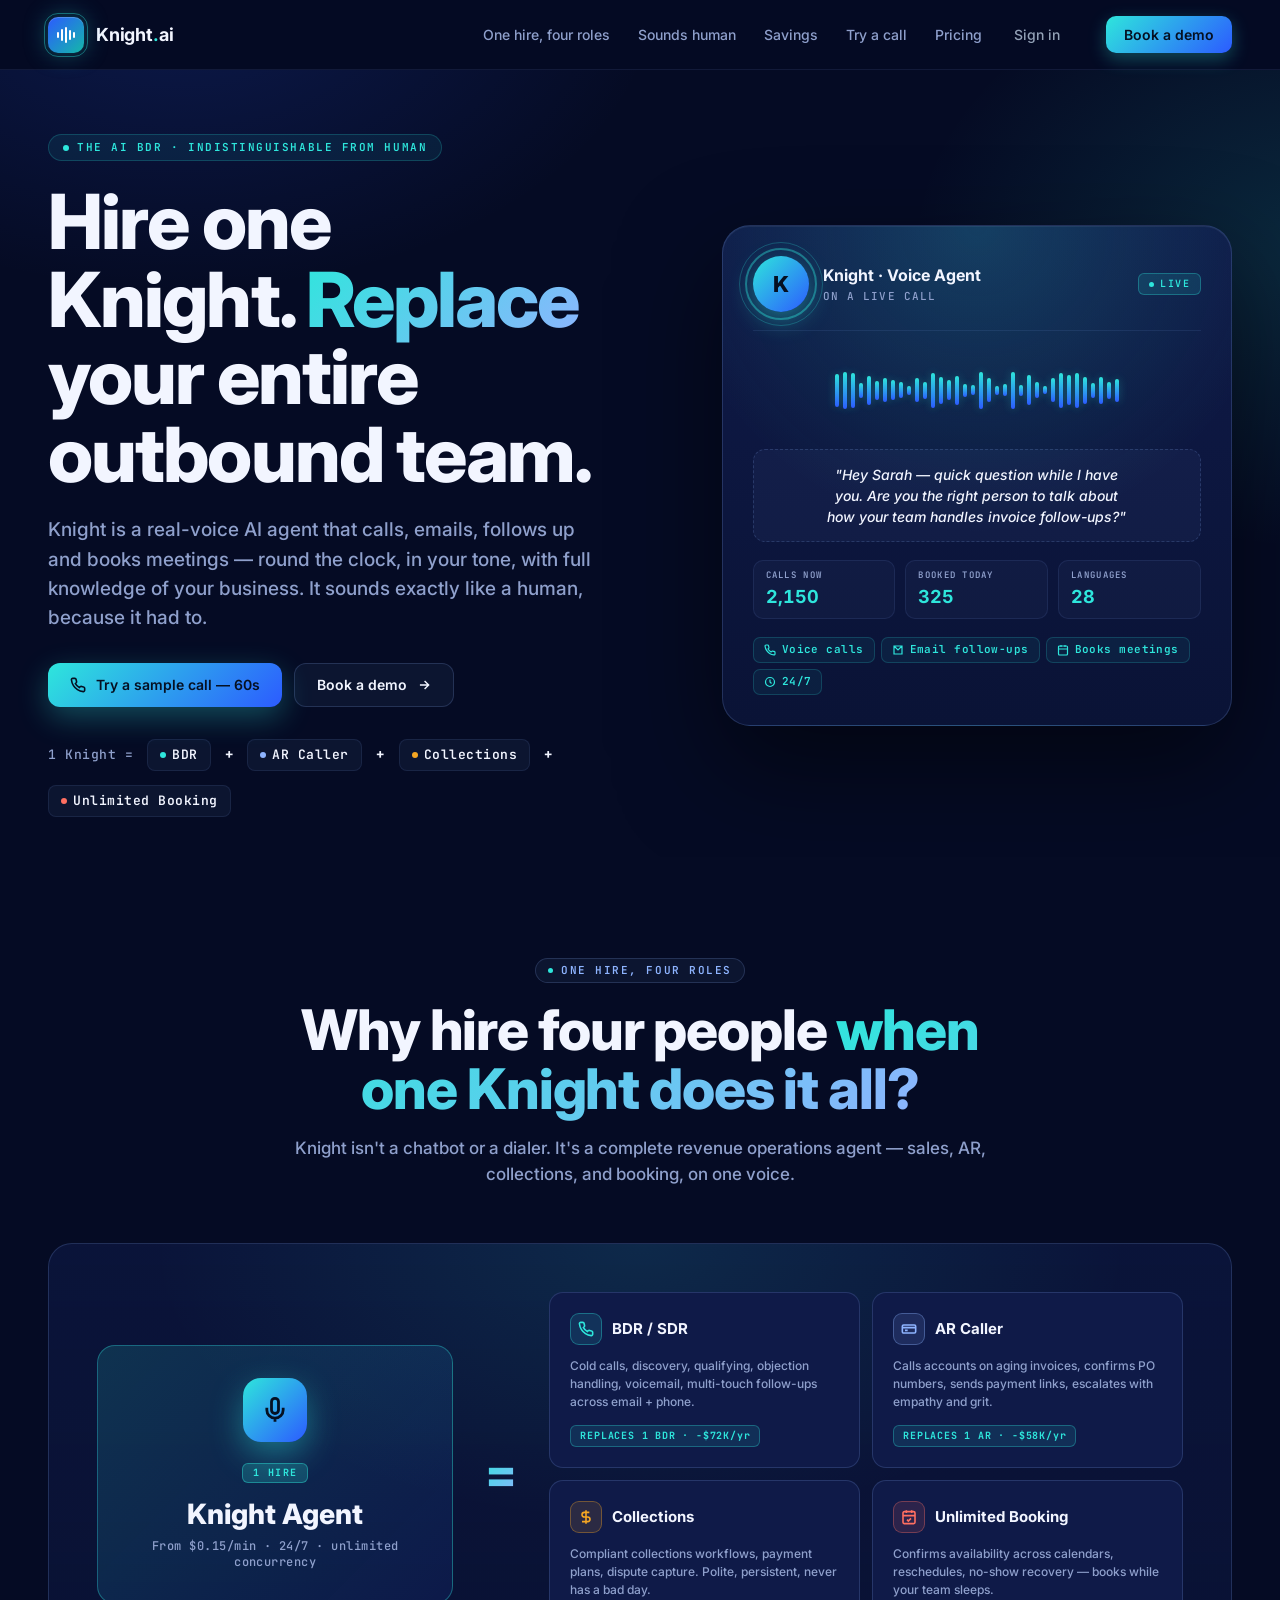
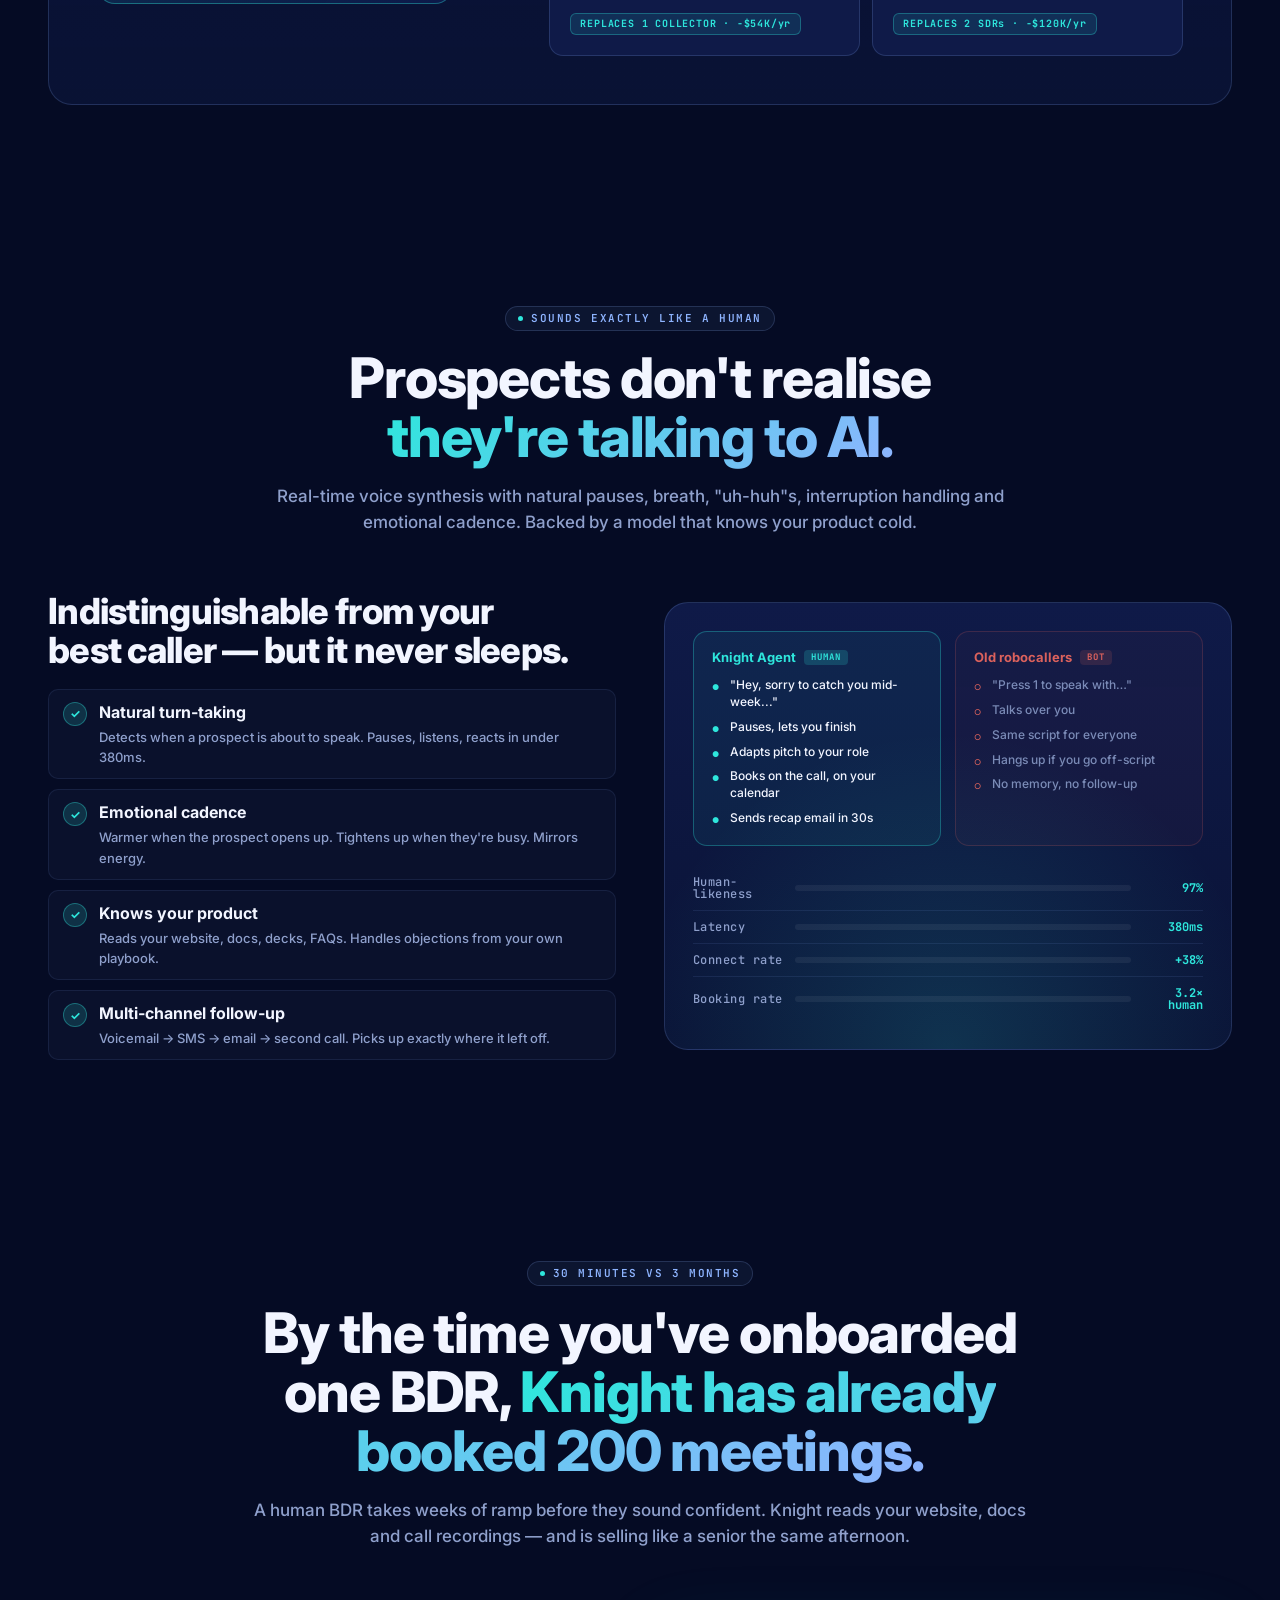
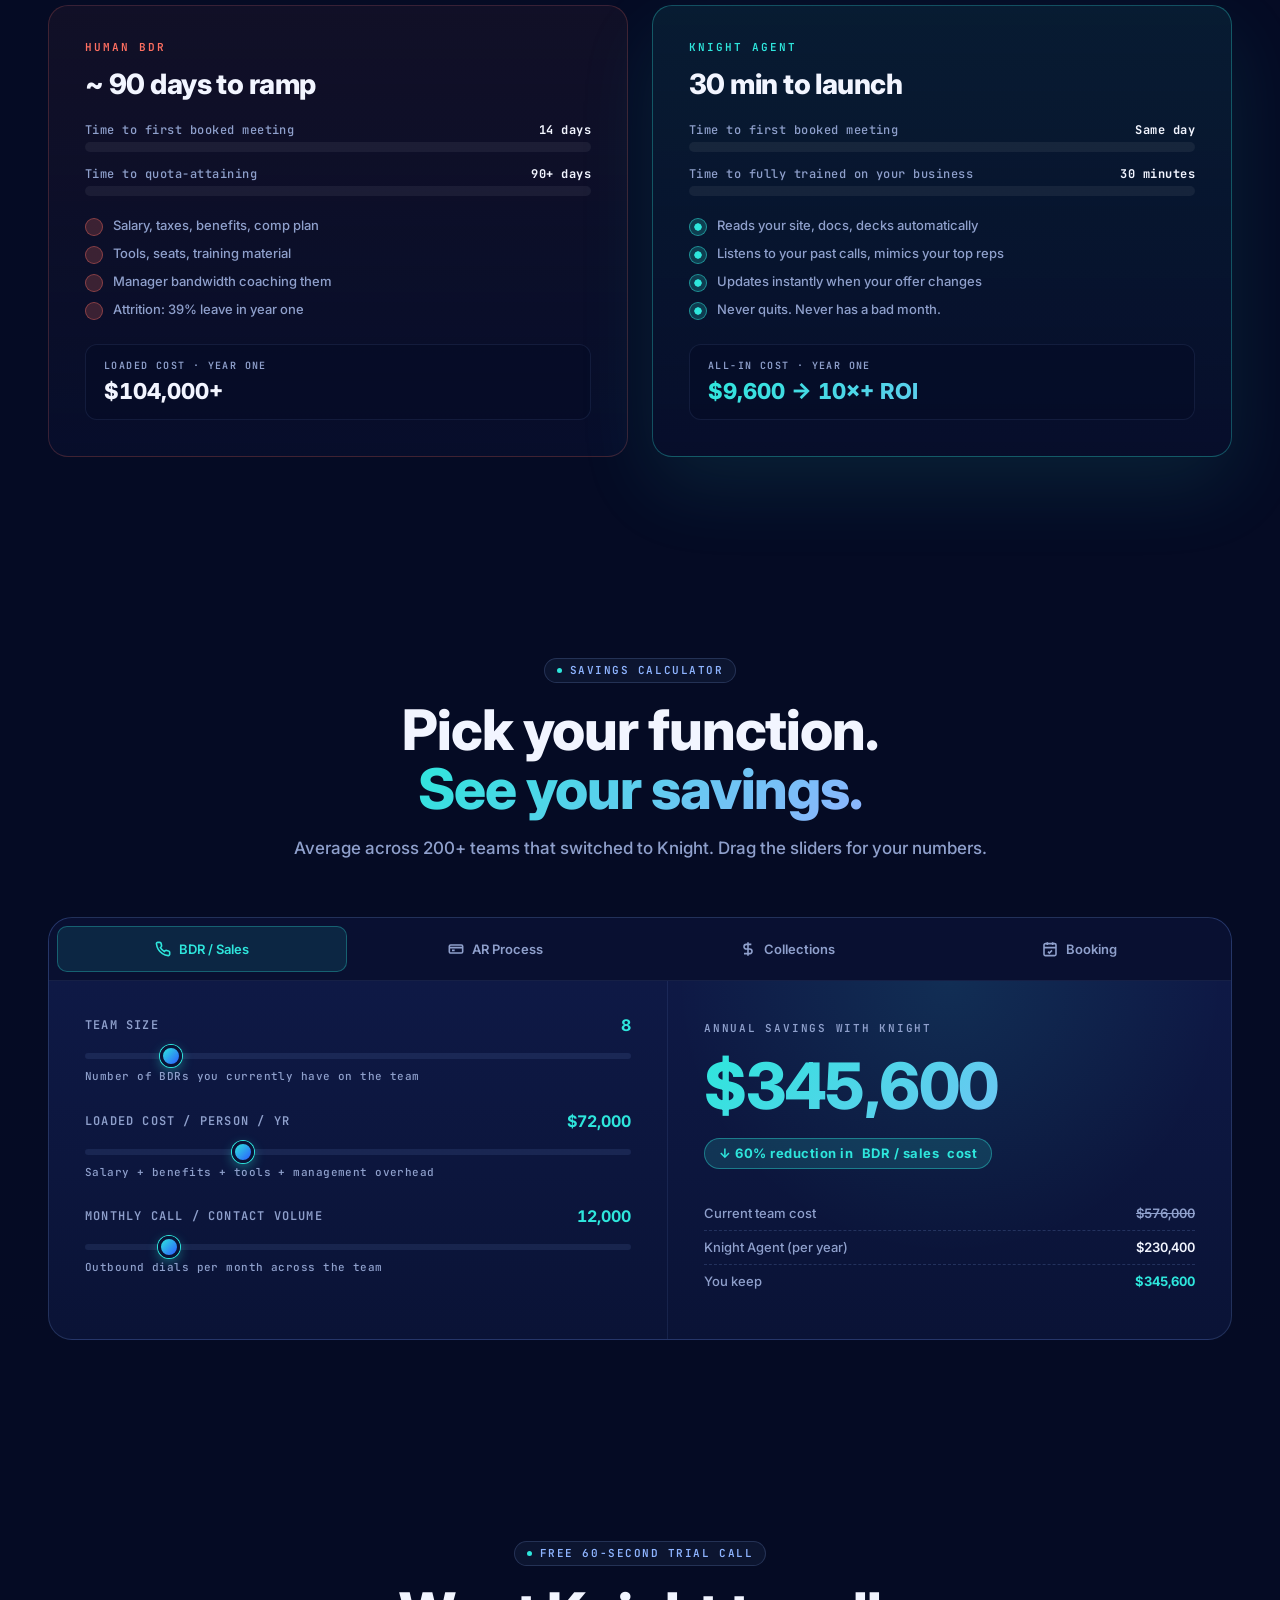
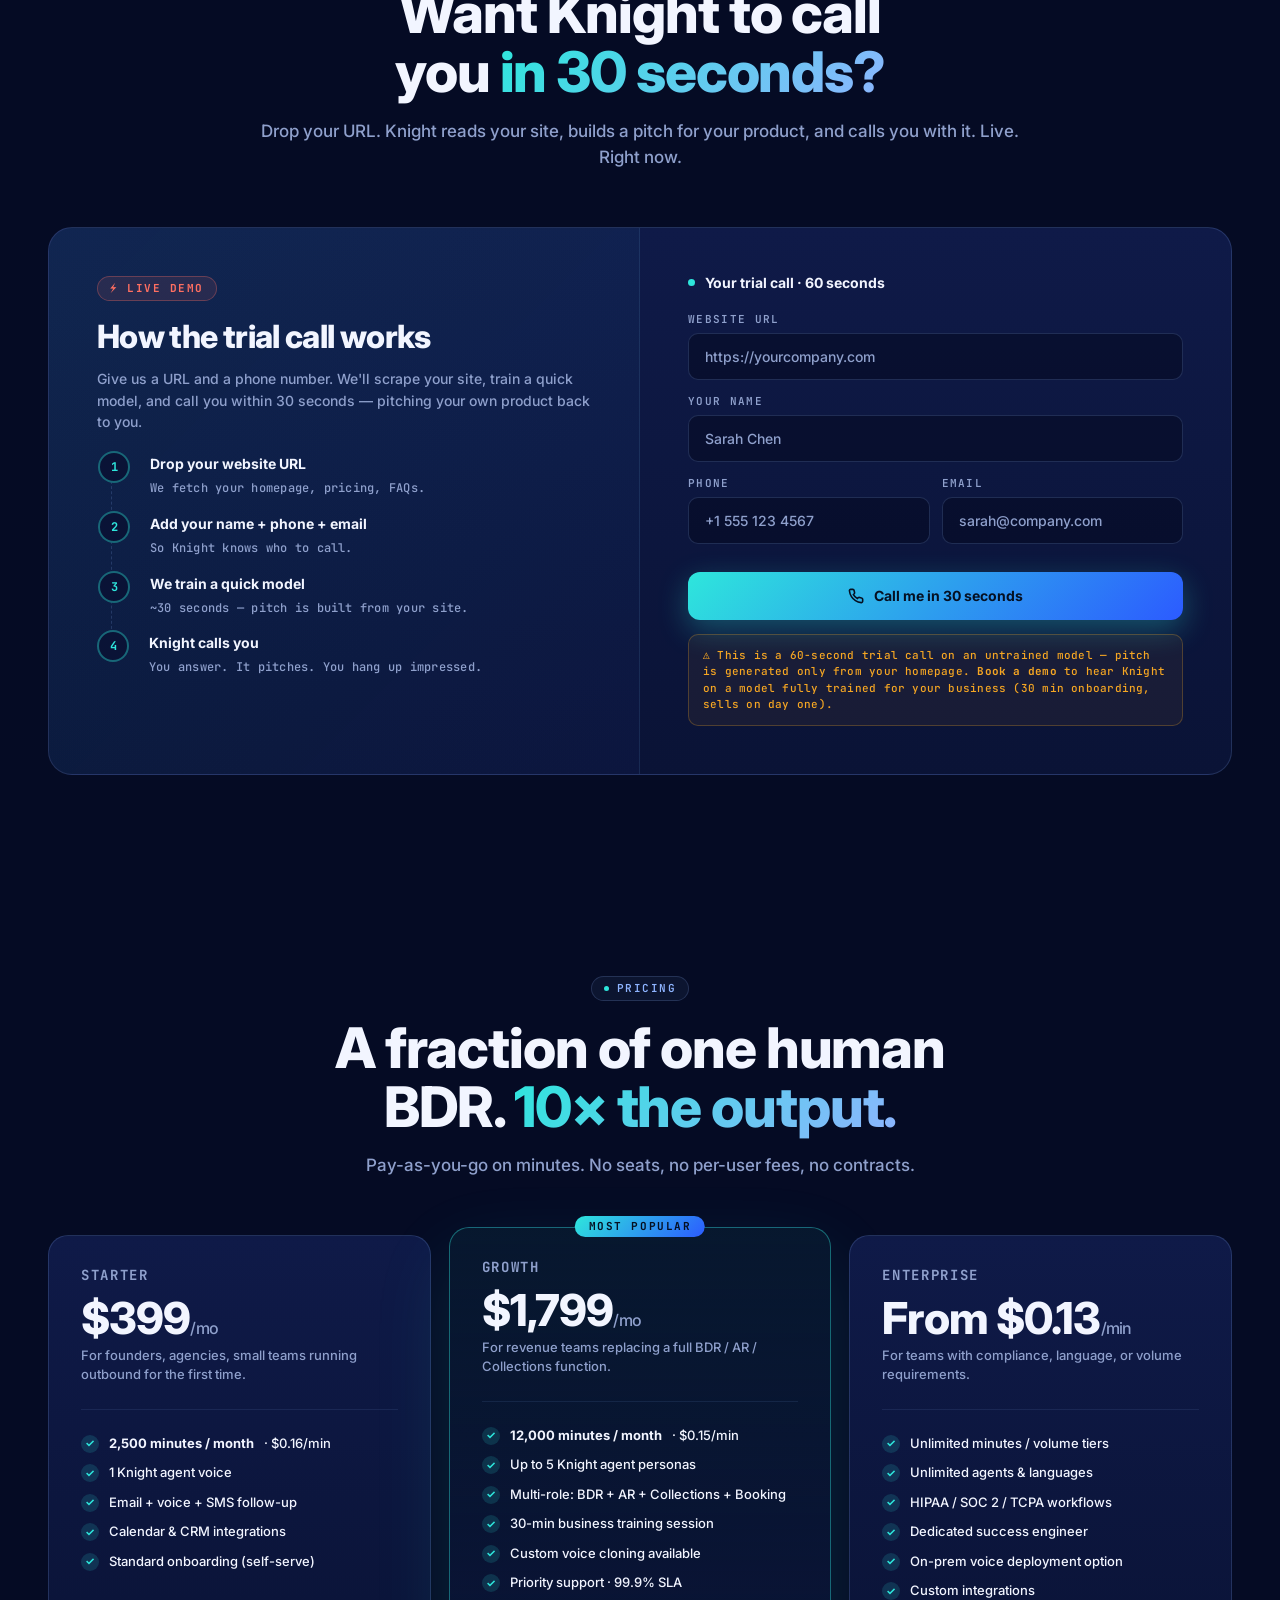
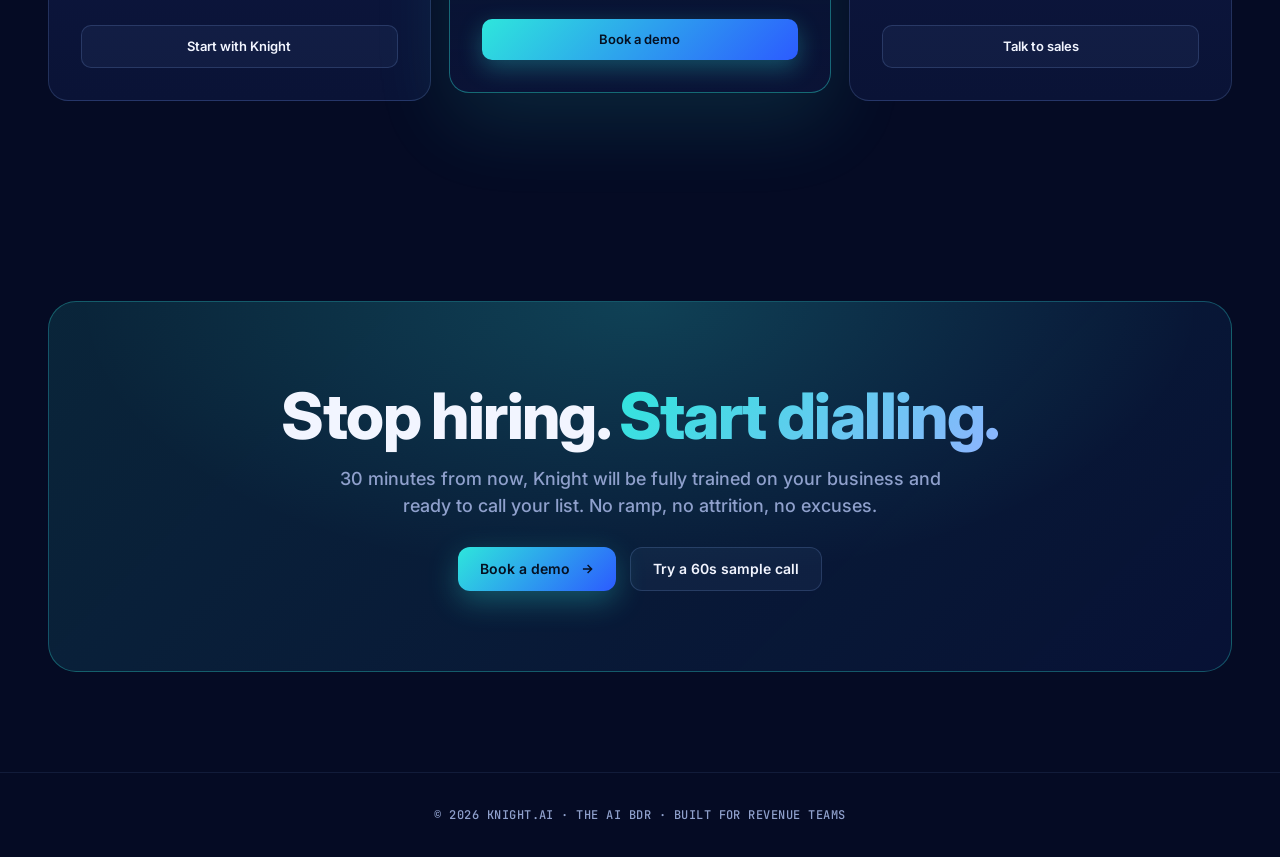
<file: static/landing.html>
<!doctype html>
<html lang="en">
<head>
<meta charset="utf-8" />
<meta name="viewport" content="width=device-width, initial-scale=1" />
<title>Knight AI — The AI BDR that replaces your outbound team</title>
<link rel="preconnect" href="https://fonts.googleapis.com">
<link rel="preconnect" href="https://fonts.gstatic.com" crossorigin>
<link href="https://fonts.googleapis.com/css2?family=Inter:wght@400;500;600;700;800&family=JetBrains+Mono:wght@400;500;600;700&display=swap" rel="stylesheet">
<link rel="stylesheet" href="assets/styles-v4.css" />
</head>
<body>

<!-- ============ NAV ============ -->
<nav class="k-nav">
  <div class="k-nav-inner">
    <a href="#top" class="k-logo">
      <span class="k-logo-mark" aria-hidden="true">
        <span class="ring"></span>
        <span class="bars"><span></span><span></span><span></span><span></span><span></span></span>
      </span>
      <span>Knight<span style="color:var(--k-teal-2);">.</span>ai</span>
    </a>
    <div class="k-nav-menu">
      <a href="#roles">One hire, four roles</a>
      <a href="#human">Sounds human</a>
      <a href="#savings">Savings</a>
      <a href="#trial">Try a call</a>
      <a href="#pricing">Pricing</a>
    </div>
    <a class="k-nav-signin" href="/login" style="margin-right:14px;color:#94A3B8;text-decoration:none;font-weight:500;font-size:14px;align-self:center;">Sign in</a>
    <a class="k-nav-cta" href="https://calendar.app.google/uwtqPhDSzV2YC5ze6" target="_blank" rel="noopener">Book a demo</a>
  </div>
</nav>

<!-- ============ HERO ============ -->
<section id="top" class="k-section k-hero">
  <div class="k-wrap k-hero-grid">
    <div class="k-hero-copy">
      <span class="k-hero-pill"><span class="dot"></span>The AI BDR · indistinguishable from human</span>
      <h1>Hire one Knight. <em>Replace</em> your entire outbound team.</h1>
      <p class="lead">Knight is a real-voice AI agent that calls, emails, follows up and books meetings — round the clock, in your tone, with full knowledge of your business. It sounds exactly like a human, because it had to.</p>
      <div class="k-hero-ctas">
        <a class="k-btn k-btn-primary" href="#trial">
          <svg width="16" height="16" viewBox="0 0 24 24" fill="none" stroke="currentColor" stroke-width="2.4"><path d="M22 16.92v3a2 2 0 0 1-2.18 2 19.79 19.79 0 0 1-8.63-3.07 19.5 19.5 0 0 1-6-6 19.79 19.79 0 0 1-3.07-8.67A2 2 0 0 1 4.11 2h3a2 2 0 0 1 2 1.72 12.84 12.84 0 0 0 .7 2.81 2 2 0 0 1-.45 2.11L8.09 9.91a16 16 0 0 0 6 6l1.27-1.27a2 2 0 0 1 2.11-.45 12.84 12.84 0 0 0 2.81.7A2 2 0 0 1 22 16.92z"/></svg>
          Try a sample call — 60s
        </a>
        <a class="k-btn k-btn-ghost" href="https://calendar.app.google/uwtqPhDSzV2YC5ze6" target="_blank" rel="noopener">
          Book a demo
          <svg width="14" height="14" viewBox="0 0 24 24" fill="none" stroke="currentColor" stroke-width="2.4"><path d="M5 12h14M13 5l7 7-7 7"/></svg>
        </a>
      </div>
      <div class="k-equiv">
        <span>1 Knight =</span>
        <span class="k-equiv-tag bdr"><span class="dot"></span>BDR</span>
        <span class="k-equiv-eq">+</span>
        <span class="k-equiv-tag ar"><span class="dot"></span>AR Caller</span>
        <span class="k-equiv-eq">+</span>
        <span class="k-equiv-tag coll"><span class="dot"></span>Collections</span>
        <span class="k-equiv-eq">+</span>
        <span class="k-equiv-tag book"><span class="dot"></span>Unlimited Booking</span>
      </div>
    </div>

    <!-- Hero voice card -->
    <div class="k-voice">
      <div class="k-voice-head">
        <div class="k-voice-avatar">K</div>
        <div class="k-voice-meta">
          <div class="name">Knight · Voice Agent</div>
          <div class="role">On a live call</div>
        </div>
        <div class="k-voice-live"><span class="dot"></span>LIVE</div>
      </div>
      <div class="k-voice-wave" id="hero-wave" aria-hidden="true"></div>
      <div class="k-voice-caption" id="hero-caption">"Hey Sarah — quick question while I have you. Are you the right person to talk about how your team handles invoice follow-ups?"</div>
      <div class="k-voice-stats">
        <div class="k-voice-stat teal"><div class="lbl">Calls now</div><div class="num" id="stat-calls">2,148</div></div>
        <div class="k-voice-stat teal"><div class="lbl">Booked today</div><div class="num" id="stat-booked">324</div></div>
        <div class="k-voice-stat teal"><div class="lbl">Languages</div><div class="num">28</div></div>
      </div>
      <div class="k-voice-tasks">
        <span class="k-voice-task"><svg viewBox="0 0 24 24" fill="none" stroke="currentColor" stroke-width="2.4"><path d="M22 16.92v3a2 2 0 0 1-2.18 2 19.79 19.79 0 0 1-8.63-3.07 19.5 19.5 0 0 1-6-6 19.79 19.79 0 0 1-3.07-8.67A2 2 0 0 1 4.11 2h3a2 2 0 0 1 2 1.72 12.84 12.84 0 0 0 .7 2.81 2 2 0 0 1-.45 2.11L8.09 9.91a16 16 0 0 0 6 6l1.27-1.27a2 2 0 0 1 2.11-.45 12.84 12.84 0 0 0 2.81.7A2 2 0 0 1 22 16.92z"/></svg>Voice calls</span>
        <span class="k-voice-task"><svg viewBox="0 0 24 24" fill="none" stroke="currentColor" stroke-width="2.4"><path d="M4 4h16v16H4zM4 4l8 8 8-8"/></svg>Email follow-ups</span>
        <span class="k-voice-task"><svg viewBox="0 0 24 24" fill="none" stroke="currentColor" stroke-width="2.4"><rect x="3" y="4" width="18" height="18" rx="2"/><path d="M16 2v4M8 2v4M3 10h18"/></svg>Books meetings</span>
        <span class="k-voice-task"><svg viewBox="0 0 24 24" fill="none" stroke="currentColor" stroke-width="2.4"><path d="M21 12a9 9 0 1 1-18 0 9 9 0 0 1 18 0z"/><path d="M12 7v5l3 3"/></svg>24/7</span>
      </div>
    </div>
  </div>
</section>

<!-- ============ ROLES ============ -->
<section id="roles" class="k-section">
  <div class="k-wrap">
    <div class="k-section-head k-reveal">
      <span class="k-eyebrow"><span class="dot"></span>One hire, four roles</span>
      <h1 class="k-h2">Why hire four people <em>when one Knight does it all?</em></h1>
      <p class="k-lead">Knight isn't a chatbot or a dialer. It's a complete revenue operations agent — sales, AR, collections, and booking, on one voice.</p>
    </div>

    <div class="k-roles k-reveal">
      <div class="k-roles-equation">
        <div class="k-role-source">
          <div class="k-role-source-mark">
            <svg viewBox="0 0 24 24" fill="none" stroke="currentColor" stroke-width="2.4"><path d="M12 2a3 3 0 0 0-3 3v7a3 3 0 0 0 6 0V5a3 3 0 0 0-3-3z"/><path d="M19 10v2a7 7 0 0 1-14 0v-2M12 19v3"/></svg>
          </div>
          <span class="badge">1 HIRE</span>
          <div class="name">Knight Agent</div>
          <div class="sub">From $0.15/min · 24/7 · unlimited concurrency</div>
        </div>

        <div class="k-roles-eq-sign">=</div>

        <div class="k-role-targets">
          <div class="k-role-target bdr">
            <div class="head">
              <div class="icon"><svg viewBox="0 0 24 24" fill="none" stroke="currentColor" stroke-width="2.4"><path d="M22 16.92v3a2 2 0 0 1-2.18 2 19.79 19.79 0 0 1-8.63-3.07 19.5 19.5 0 0 1-6-6 19.79 19.79 0 0 1-3.07-8.67A2 2 0 0 1 4.11 2h3a2 2 0 0 1 2 1.72 12.84 12.84 0 0 0 .7 2.81 2 2 0 0 1-.45 2.11L8.09 9.91a16 16 0 0 0 6 6l1.27-1.27a2 2 0 0 1 2.11-.45 12.84 12.84 0 0 0 2.81.7A2 2 0 0 1 22 16.92z"/></svg></div>
              <h4>BDR / SDR</h4>
            </div>
            <p>Cold calls, discovery, qualifying, objection handling, voicemail, multi-touch follow-ups across email + phone.</p>
            <span class="save">REPLACES 1 BDR · −$72K/yr</span>
          </div>
          <div class="k-role-target ar">
            <div class="head">
              <div class="icon"><svg viewBox="0 0 24 24" fill="none" stroke="currentColor" stroke-width="2.4"><rect x="2" y="6" width="20" height="12" rx="2"/><path d="M2 10h20M6 14h4"/></svg></div>
              <h4>AR Caller</h4>
            </div>
            <p>Calls accounts on aging invoices, confirms PO numbers, sends payment links, escalates with empathy and grit.</p>
            <span class="save">REPLACES 1 AR · −$58K/yr</span>
          </div>
          <div class="k-role-target coll">
            <div class="head">
              <div class="icon"><svg viewBox="0 0 24 24" fill="none" stroke="currentColor" stroke-width="2.4"><path d="M12 2v20M17 5H9.5a3.5 3.5 0 0 0 0 7h5a3.5 3.5 0 0 1 0 7H6"/></svg></div>
              <h4>Collections</h4>
            </div>
            <p>Compliant collections workflows, payment plans, dispute capture. Polite, persistent, never has a bad day.</p>
            <span class="save">REPLACES 1 COLLECTOR · −$54K/yr</span>
          </div>
          <div class="k-role-target book">
            <div class="head">
              <div class="icon"><svg viewBox="0 0 24 24" fill="none" stroke="currentColor" stroke-width="2.4"><rect x="3" y="4" width="18" height="18" rx="2"/><path d="M16 2v4M8 2v4M3 10h18M9 16l2 2 4-4"/></svg></div>
              <h4>Unlimited Booking</h4>
            </div>
            <p>Confirms availability across calendars, reschedules, no-show recovery — books while your team sleeps.</p>
            <span class="save">REPLACES 2 SDRs · −$120K/yr</span>
          </div>
        </div>
      </div>
    </div>
  </div>
</section>

<!-- ============ HUMAN VOICE ============ -->
<section id="human" class="k-section">
  <div class="k-wrap">
    <div class="k-section-head k-reveal">
      <span class="k-eyebrow"><span class="dot"></span>Sounds exactly like a human</span>
      <h1 class="k-h2">Prospects don't realise <em>they're talking to AI.</em></h1>
      <p class="k-lead">Real-time voice synthesis with natural pauses, breath, "uh-huh"s, interruption handling and emotional cadence. Backed by a model that knows your product cold.</p>
    </div>

    <div class="k-human k-reveal">
      <div class="k-human-side">
        <h3>Indistinguishable from your best caller — but it never sleeps.</h3>
        <ul class="k-human-checks">
          <li><div><b>Natural turn-taking</b><span>Detects when a prospect is about to speak. Pauses, listens, reacts in under 380ms.</span></div></li>
          <li><div><b>Emotional cadence</b><span>Warmer when the prospect opens up. Tightens up when they're busy. Mirrors energy.</span></div></li>
          <li><div><b>Knows your product</b><span>Reads your website, docs, decks, FAQs. Handles objections from your own playbook.</span></div></li>
          <li><div><b>Multi-channel follow-up</b><span>Voicemail → SMS → email → second call. Picks up exactly where it left off.</span></div></li>
        </ul>
      </div>

      <div class="k-human-viz">
        <div class="k-comparison">
          <div class="k-comp-col human">
            <h5>Knight Agent <span class="tag">HUMAN</span></h5>
            <ul class="k-comp-list">
              <li>"Hey, sorry to catch you mid-week..."</li>
              <li>Pauses, lets you finish</li>
              <li>Adapts pitch to your role</li>
              <li>Books on the call, on your calendar</li>
              <li>Sends recap email in 30s</li>
            </ul>
          </div>
          <div class="k-comp-col robot">
            <h5>Old robocallers <span class="tag">BOT</span></h5>
            <ul class="k-comp-list">
              <li>"Press 1 to speak with…"</li>
              <li>Talks over you</li>
              <li>Same script for everyone</li>
              <li>Hangs up if you go off-script</li>
              <li>No memory, no follow-up</li>
            </ul>
          </div>
        </div>

        <div class="k-human-bars">
          <div class="k-human-bars-row"><span class="lbl">Human-likeness</span><span class="bar"><span class="fill" style="--w:97%"></span></span><span class="val">97%</span></div>
          <div class="k-human-bars-row"><span class="lbl">Latency</span><span class="bar"><span class="fill" style="--w:92%"></span></span><span class="val">380ms</span></div>
          <div class="k-human-bars-row"><span class="lbl">Connect rate</span><span class="bar"><span class="fill" style="--w:84%"></span></span><span class="val">+38%</span></div>
          <div class="k-human-bars-row"><span class="lbl">Booking rate</span><span class="bar"><span class="fill" style="--w:78%"></span></span><span class="val">3.2× human</span></div>
        </div>
      </div>
    </div>
  </div>
</section>

<!-- ============ TRAINING ============ -->
<section class="k-section">
  <div class="k-wrap">
    <div class="k-section-head k-reveal">
      <span class="k-eyebrow"><span class="dot"></span>30 minutes vs 3 months</span>
      <h1 class="k-h2">By the time you've onboarded one BDR, <em>Knight has already booked 200 meetings.</em></h1>
      <p class="k-lead">A human BDR takes weeks of ramp before they sound confident. Knight reads your website, docs and call recordings — and is selling like a senior the same afternoon.</p>
    </div>

    <div class="k-train k-reveal">
      <div class="k-train-card bad">
        <div class="role">Human BDR</div>
        <h3>~ 90 days to ramp</h3>
        <div class="k-train-bar">
          <div class="head"><span>Time to first booked meeting</span><span class="v">14 days</span></div>
          <div class="track"><span class="fill" style="--w:80%"></span></div>
        </div>
        <div class="k-train-bar">
          <div class="head"><span>Time to quota-attaining</span><span class="v">90+ days</span></div>
          <div class="track"><span class="fill" style="--w:100%"></span></div>
        </div>
        <ul class="k-train-list">
          <li>Salary, taxes, benefits, comp plan</li>
          <li>Tools, seats, training material</li>
          <li>Manager bandwidth coaching them</li>
          <li>Attrition: 39% leave in year one</li>
        </ul>
        <div class="k-train-stat"><div class="l">Loaded cost · year one</div><div class="n">$104,000+</div></div>
      </div>

      <div class="k-train-card good">
        <div class="role">Knight Agent</div>
        <h3>30 min to launch</h3>
        <div class="k-train-bar">
          <div class="head"><span>Time to first booked meeting</span><span class="v">Same day</span></div>
          <div class="track"><span class="fill" style="--w:6%"></span></div>
        </div>
        <div class="k-train-bar">
          <div class="head"><span>Time to fully trained on your business</span><span class="v">30 minutes</span></div>
          <div class="track"><span class="fill" style="--w:3%"></span></div>
        </div>
        <ul class="k-train-list">
          <li>Reads your site, docs, decks automatically</li>
          <li>Listens to your past calls, mimics your top reps</li>
          <li>Updates instantly when your offer changes</li>
          <li>Never quits. Never has a bad month.</li>
        </ul>
        <div class="k-train-stat"><div class="l">All-in cost · year one</div><div class="n">$9,600 → 10×+ ROI</div></div>
      </div>
    </div>
  </div>
</section>

<!-- ============ SAVINGS CALCULATOR ============ -->
<section id="savings" class="k-section">
  <div class="k-wrap">
    <div class="k-section-head k-reveal">
      <span class="k-eyebrow"><span class="dot"></span>Savings calculator</span>
      <h1 class="k-h2">Pick your function. <em>See your savings.</em></h1>
      <p class="k-lead">Average across 200+ teams that switched to Knight. Drag the sliders for your numbers.</p>
    </div>

    <div class="k-savings k-reveal">
      <div class="k-savings-tabs" id="sav-tabs">
        <button class="k-savings-tab active" data-tab="bdr"><svg viewBox="0 0 24 24" fill="none" stroke="currentColor" stroke-width="2.4"><path d="M22 16.92v3a2 2 0 0 1-2.18 2 19.79 19.79 0 0 1-8.63-3.07 19.5 19.5 0 0 1-6-6 19.79 19.79 0 0 1-3.07-8.67A2 2 0 0 1 4.11 2h3a2 2 0 0 1 2 1.72 12.84 12.84 0 0 0 .7 2.81 2 2 0 0 1-.45 2.11L8.09 9.91a16 16 0 0 0 6 6l1.27-1.27a2 2 0 0 1 2.11-.45 12.84 12.84 0 0 0 2.81.7A2 2 0 0 1 22 16.92z"/></svg>BDR / Sales</button>
        <button class="k-savings-tab" data-tab="ar"><svg viewBox="0 0 24 24" fill="none" stroke="currentColor" stroke-width="2.4"><rect x="2" y="6" width="20" height="12" rx="2"/><path d="M2 10h20M6 14h4"/></svg>AR Process</button>
        <button class="k-savings-tab" data-tab="coll"><svg viewBox="0 0 24 24" fill="none" stroke="currentColor" stroke-width="2.4"><path d="M12 2v20M17 5H9.5a3.5 3.5 0 0 0 0 7h5a3.5 3.5 0 0 1 0 7H6"/></svg>Collections</button>
        <button class="k-savings-tab" data-tab="book"><svg viewBox="0 0 24 24" fill="none" stroke="currentColor" stroke-width="2.4"><rect x="3" y="4" width="18" height="18" rx="2"/><path d="M16 2v4M8 2v4M3 10h18M9 16l2 2 4-4"/></svg>Booking</button>
      </div>

      <div class="k-savings-body">
        <div class="k-savings-inputs">
          <div class="k-savings-input">
            <label><span id="lbl-team">Team size</span><span class="v" id="v-team">8</span></label>
            <input type="range" id="sld-team" min="1" max="50" value="8">
            <div class="help" id="help-team">Number of BDRs you currently have on the team</div>
          </div>
          <div class="k-savings-input">
            <label><span id="lbl-cost">Loaded cost / person / yr</span><span class="v" id="v-cost">$72,000</span></label>
            <input type="range" id="sld-cost" min="30000" max="180000" value="72000" step="2000">
            <div class="help">Salary + benefits + tools + management overhead</div>
          </div>
          <div class="k-savings-input">
            <label><span id="lbl-vol">Monthly call / contact volume</span><span class="v" id="v-vol">12,000</span></label>
            <input type="range" id="sld-vol" min="1000" max="80000" value="12000" step="500">
            <div class="help" id="help-vol">Outbound dials per month across the team</div>
          </div>
        </div>

        <div class="k-savings-out">
          <span class="label">Annual savings with Knight</span>
          <div class="big" id="out-big">$345,600</div>
          <span class="pct" id="out-pct">↓ 60% reduction in <span id="out-pct-fn">BDR</span> cost</span>

          <div style="margin-top:8px;">
            <div class="row neg"><span class="l" id="out-old-l">Current team cost</span><span class="r" id="out-old">$576,000</span></div>
            <div class="row"><span class="l">Knight Agent (per year)</span><span class="r" id="out-new">$230,400</span></div>
            <div class="row pos"><span class="l">You keep</span><span class="r" id="out-keep">$345,600</span></div>
          </div>
        </div>
      </div>
    </div>
  </div>
</section>

<!-- ============ TRY A CALL ============ -->
<section id="trial" class="k-section">
  <div class="k-wrap">
    <div class="k-section-head k-reveal">
      <span class="k-eyebrow"><span class="dot"></span>Free 60-second trial call</span>
      <h1 class="k-h2">Want Knight to call you <em>in 30 seconds?</em></h1>
      <p class="k-lead">Drop your URL. Knight reads your site, builds a pitch for your product, and calls you with it. Live. Right now.</p>
    </div>

    <div class="k-trial k-reveal">
      <div class="k-trial-info">
        <span class="badge">⚡ Live demo</span>
        <h3>How the trial call works</h3>
        <p>Give us a URL and a phone number. We'll scrape your site, train a quick model, and call you within 30 seconds — pitching your own product back to you.</p>
        <ol class="k-trial-steps">
          <li><b>Drop your website URL</b><span>We fetch your homepage, pricing, FAQs.</span></li>
          <li><b>Add your name + phone + email</b><span>So Knight knows who to call.</span></li>
          <li><b>We train a quick model</b><span>~30 seconds — pitch is built from your site.</span></li>
          <li><b>Knight calls you</b><span>You answer. It pitches. You hang up impressed.</span></li>
        </ol>
      </div>

      <div class="k-trial-form">
        <div class="k-trial-form-head"><span class="dot"></span>Your trial call · 60 seconds</div>
        <form id="trial-form" novalidate>
          <div class="k-field">
            <label for="trial-url">Website URL</label>
            <input id="trial-url" type="url" placeholder="https://yourcompany.com" required>
          </div>
          <div class="k-field">
            <label for="trial-name">Your name</label>
            <input id="trial-name" type="text" placeholder="Sarah Chen" required>
          </div>
          <div class="k-field-row">
            <div class="k-field">
              <label for="trial-phone">Phone</label>
              <input id="trial-phone" type="tel" placeholder="+1 555 123 4567" required>
            </div>
            <div class="k-field">
              <label for="trial-email">Email</label>
              <input id="trial-email" type="email" placeholder="sarah@company.com" required>
            </div>
          </div>
          <button type="submit" class="k-trial-submit">
            <svg width="16" height="16" viewBox="0 0 24 24" fill="none" stroke="currentColor" stroke-width="2.4"><path d="M22 16.92v3a2 2 0 0 1-2.18 2 19.79 19.79 0 0 1-8.63-3.07 19.5 19.5 0 0 1-6-6 19.79 19.79 0 0 1-3.07-8.67A2 2 0 0 1 4.11 2h3a2 2 0 0 1 2 1.72 12.84 12.84 0 0 0 .7 2.81 2 2 0 0 1-.45 2.11L8.09 9.91a16 16 0 0 0 6 6l1.27-1.27a2 2 0 0 1 2.11-.45 12.84 12.84 0 0 0 2.81.7A2 2 0 0 1 22 16.92z"/></svg>
            Call me in 30 seconds
          </button>
          <div class="k-trial-disclaimer">
            ⚠ This is a 60-second trial call on an untrained model — pitch is generated only from your homepage. <b>Book a demo</b> to hear Knight on a model fully trained for your business (30 min onboarding, sells on day one).
          </div>
        </form>
      </div>
    </div>
  </div>
</section>

<!-- ============ PRICING ============ -->
<section id="pricing" class="k-section">
  <div class="k-wrap">
    <div class="k-section-head k-reveal">
      <span class="k-eyebrow"><span class="dot"></span>Pricing</span>
      <h1 class="k-h2">A fraction of one human BDR. <em>10× the output.</em></h1>
      <p class="k-lead">Pay-as-you-go on minutes. No seats, no per-user fees, no contracts.</p>
    </div>

    <div class="k-pricing k-reveal">
      <div class="k-price-card">
        <div class="name">Starter</div>
        <div class="price">$399<small>/mo</small></div>
        <div class="desc">For founders, agencies, small teams running outbound for the first time.</div>
        <ul>
          <li><b>2,500 minutes / month</b> · $0.16/min</li>
          <li>1 Knight agent voice</li>
          <li>Email + voice + SMS follow-up</li>
          <li>Calendar & CRM integrations</li>
          <li>Standard onboarding (self-serve)</li>
        </ul>
        <a class="cta" href="https://calendar.app.google/uwtqPhDSzV2YC5ze6" target="_blank" rel="noopener">Start with Knight</a>
      </div>

      <div class="k-price-card featured">
        <span class="badge">MOST POPULAR</span>
        <div class="name">Growth</div>
        <div class="price">$1,799<small>/mo</small></div>
        <div class="desc">For revenue teams replacing a full BDR / AR / Collections function.</div>
        <ul>
          <li><b>12,000 minutes / month</b> · $0.15/min</li>
          <li>Up to 5 Knight agent personas</li>
          <li>Multi-role: BDR + AR + Collections + Booking</li>
          <li>30-min business training session</li>
          <li>Custom voice cloning available</li>
          <li>Priority support · 99.9% SLA</li>
        </ul>
        <a class="cta" href="https://calendar.app.google/uwtqPhDSzV2YC5ze6" target="_blank" rel="noopener">Book a demo</a>
      </div>

      <div class="k-price-card">
        <div class="name">Enterprise</div>
        <div class="price">From $0.13<small>/min</small></div>
        <div class="desc">For teams with compliance, language, or volume requirements.</div>
        <ul>
          <li>Unlimited minutes / volume tiers</li>
          <li>Unlimited agents & languages</li>
          <li>HIPAA / SOC 2 / TCPA workflows</li>
          <li>Dedicated success engineer</li>
          <li>On-prem voice deployment option</li>
          <li>Custom integrations</li>
        </ul>
        <a class="cta" href="https://calendar.app.google/uwtqPhDSzV2YC5ze6" target="_blank" rel="noopener">Talk to sales</a>
      </div>
    </div>
  </div>
</section>

<!-- ============ FINAL CTA ============ -->
<section class="k-section">
  <div class="k-wrap">
    <div class="k-final k-reveal">
      <h2>Stop hiring. <em>Start dialling.</em></h2>
      <p>30 minutes from now, Knight will be fully trained on your business and ready to call your list. No ramp, no attrition, no excuses.</p>
      <div class="ctas">
        <a class="k-btn k-btn-primary" href="https://calendar.app.google/uwtqPhDSzV2YC5ze6" target="_blank" rel="noopener">
          Book a demo
          <svg width="14" height="14" viewBox="0 0 24 24" fill="none" stroke="currentColor" stroke-width="2.4"><path d="M5 12h14M13 5l7 7-7 7"/></svg>
        </a>
        <a class="k-btn k-btn-ghost" href="#trial">Try a 60s sample call</a>
      </div>
    </div>
  </div>
</section>

<footer class="k-foot">
  © 2026 KNIGHT.AI · THE AI BDR · BUILT FOR REVENUE TEAMS
</footer>

<script>
  /* ============ Voice waveform bars ============ */
  (function(){
    const wave = document.getElementById('hero-wave');
    if (!wave) return;
    const N = 36;
    for (let i = 0; i < N; i++) {
      const b = document.createElement('span');
      b.className = 'b';
      b.style.animationDelay = `${(i % 12) * 0.07}s`;
      b.style.height = (8 + Math.random() * 30) + 'px';
      wave.appendChild(b);
    }
  })();

  /* ============ Hero rotating captions + drifting stats ============ */
  (function(){
    const captions = [
      `"Hey Sarah — quick question while I have you. Are you the right person to talk about how your team handles invoice follow-ups?"`,
      `"Got it — sounds like you're using QuickBooks for AR right now. Most of our customers were too. Want me to grab 15 minutes Thursday with our team?"`,
      `"No problem at all, I'll send over a calendar link and a one-pager. What's the best email for you?"`,
      `"Totally fair — when's better, end of next week, or should I check back in a month?"`,
    ];
    const cap = document.getElementById('hero-caption');
    let i = 0;
    setInterval(() => {
      i = (i + 1) % captions.length;
      cap.style.opacity = '0';
      setTimeout(() => { cap.textContent = captions[i]; cap.style.opacity = '1'; }, 250);
    }, 4500);
    cap.style.transition = 'opacity .25s ease';

    const calls = document.getElementById('stat-calls');
    const booked = document.getElementById('stat-booked');
    setInterval(() => {
      const c = parseInt(calls.textContent.replace(/,/g,''),10) + Math.floor(Math.random()*4)+1;
      calls.textContent = c.toLocaleString();
      if (Math.random() > 0.55) {
        const b = parseInt(booked.textContent.replace(/,/g,''),10) + 1;
        booked.textContent = b.toLocaleString();
      }
    }, 1800);
  })();

  /* ============ Savings calculator ============ */
  (function(){
    const PRESETS = {
      bdr:  { team: 8,  cost: 72000, vol: 12000, fn: 'BDR / sales', volLabel: 'Outbound dials / month',     teamLabel: 'BDRs on team' },
      ar:   { team: 6,  cost: 58000, vol: 8000,  fn: 'AR',           volLabel: 'AR follow-up calls / month', teamLabel: 'AR callers on team' },
      coll: { team: 4,  cost: 54000, vol: 6000,  fn: 'collections',  volLabel: 'Collection calls / month',  teamLabel: 'Collectors on team' },
      book: { team: 5,  cost: 48000, vol: 18000, fn: 'booking',      volLabel: 'Bookings handled / month',  teamLabel: 'Booking coordinators' }
    };
    const tabs = document.querySelectorAll('#sav-tabs .k-savings-tab');
    const sldTeam = document.getElementById('sld-team');
    const sldCost = document.getElementById('sld-cost');
    const sldVol  = document.getElementById('sld-vol');
    const vTeam = document.getElementById('v-team'),
          vCost = document.getElementById('v-cost'),
          vVol  = document.getElementById('v-vol');
    const lblTeam = document.getElementById('lbl-team'),
          helpTeam = document.getElementById('help-team'),
          lblVol = document.getElementById('lbl-vol'),
          helpVol = document.getElementById('help-vol');
    const outBig = document.getElementById('out-big'),
          outPct = document.getElementById('out-pct'),
          outPctFn = document.getElementById('out-pct-fn'),
          outOld = document.getElementById('out-old'),
          outOldL = document.getElementById('out-old-l'),
          outNew = document.getElementById('out-new'),
          outKeep = document.getElementById('out-keep');

    let active = 'bdr';
    const fmt = n => '$' + Math.round(n).toLocaleString();

    function recalc(){
      const team = parseInt(sldTeam.value,10);
      const cost = parseInt(sldCost.value,10);
      const vol  = parseInt(sldVol.value,10);
      vTeam.textContent = team;
      vCost.textContent = fmt(cost);
      vVol.textContent  = vol.toLocaleString();
      const oldCost = team * cost;
      // Knight savings: ~60% on BDR/AR/Collections, ~70% on booking
      const savePct = active === 'book' ? 0.70 : 0.60;
      const newCost = oldCost * (1 - savePct);
      const keep    = oldCost - newCost;
      outBig.textContent = fmt(keep);
      outPct.innerHTML = `↓ ${Math.round(savePct*100)}% reduction in <span id="out-pct-fn">${PRESETS[active].fn}</span> cost`;
      outOld.textContent = fmt(oldCost);
      outNew.textContent = fmt(newCost);
      outKeep.textContent = fmt(keep);
    }

    function setTab(name){
      active = name;
      tabs.forEach(t => t.classList.toggle('active', t.dataset.tab === name));
      const p = PRESETS[name];
      sldTeam.value = p.team;
      sldCost.value = p.cost;
      sldVol.value  = p.vol;
      lblTeam.textContent = p.teamLabel;
      helpTeam.textContent = `Number of ${name === 'book' ? 'booking coordinators' : name + 's'} you currently have`;
      lblVol.textContent = p.volLabel;
      helpVol.textContent = p.volLabel;
      outOldL.textContent = `Current ${name === 'book' ? 'booking team' : name + ' team'} cost`;
      recalc();
    }

    tabs.forEach(t => t.addEventListener('click', () => setTab(t.dataset.tab)));
    [sldTeam, sldCost, sldVol].forEach(s => s.addEventListener('input', recalc));
    recalc();
  })();

  /* ============ Trial form ============ */
  (function(){
    const form = document.getElementById('trial-form');
    if (!form) return;
    form.addEventListener('submit', async e => {
      e.preventDefault();
      const btn = form.querySelector('.k-trial-submit');
      const orig = btn.innerHTML;
      btn.innerHTML = '<svg width="16" height="16" viewBox="0 0 24 24" fill="none" stroke="currentColor" stroke-width="2.4"><circle cx="12" cy="12" r="10"/><path d="M12 6v6l4 2"/></svg> Calling you in 30 seconds…';
      btn.style.opacity = '0.85';
      btn.disabled = true;
      try {
        const resp = await fetch('/api/trial/request', {
          method: 'POST',
          headers: { 'Content-Type': 'application/json' },
          body: JSON.stringify({
            url:   document.getElementById('trial-url').value.trim(),
            name:  document.getElementById('trial-name').value.trim(),
            phone: document.getElementById('trial-phone').value.trim(),
            email: document.getElementById('trial-email').value.trim(),
          })
        });
        if (resp.ok) {
          btn.innerHTML = '✓ Submitted — Knight will call you shortly';
        } else {
          const d = await resp.json().catch(()=>({detail:'Failed'}));
          btn.innerHTML = '⚠ ' + (d.detail || 'Submission failed');
          btn.disabled = false;
          setTimeout(()=>{ btn.innerHTML = orig; btn.style.opacity='1'; }, 3000);
        }
      } catch (err) {
        btn.innerHTML = '⚠ Network error — try again';
        btn.disabled = false;
        setTimeout(()=>{ btn.innerHTML = orig; btn.style.opacity='1'; }, 3000);
      }
    });
  })();

  /* ============ Reveal on scroll ============ */
  (function(){
    const els = document.querySelectorAll('.k-reveal');
    const io = new IntersectionObserver((entries) => {
      entries.forEach(e => { if (e.isIntersecting) { e.target.classList.add('in'); io.unobserve(e.target); } });
    }, { threshold: 0.12 });
    els.forEach(el => io.observe(el));
  })();
</script>
</body>
</html>
</file>
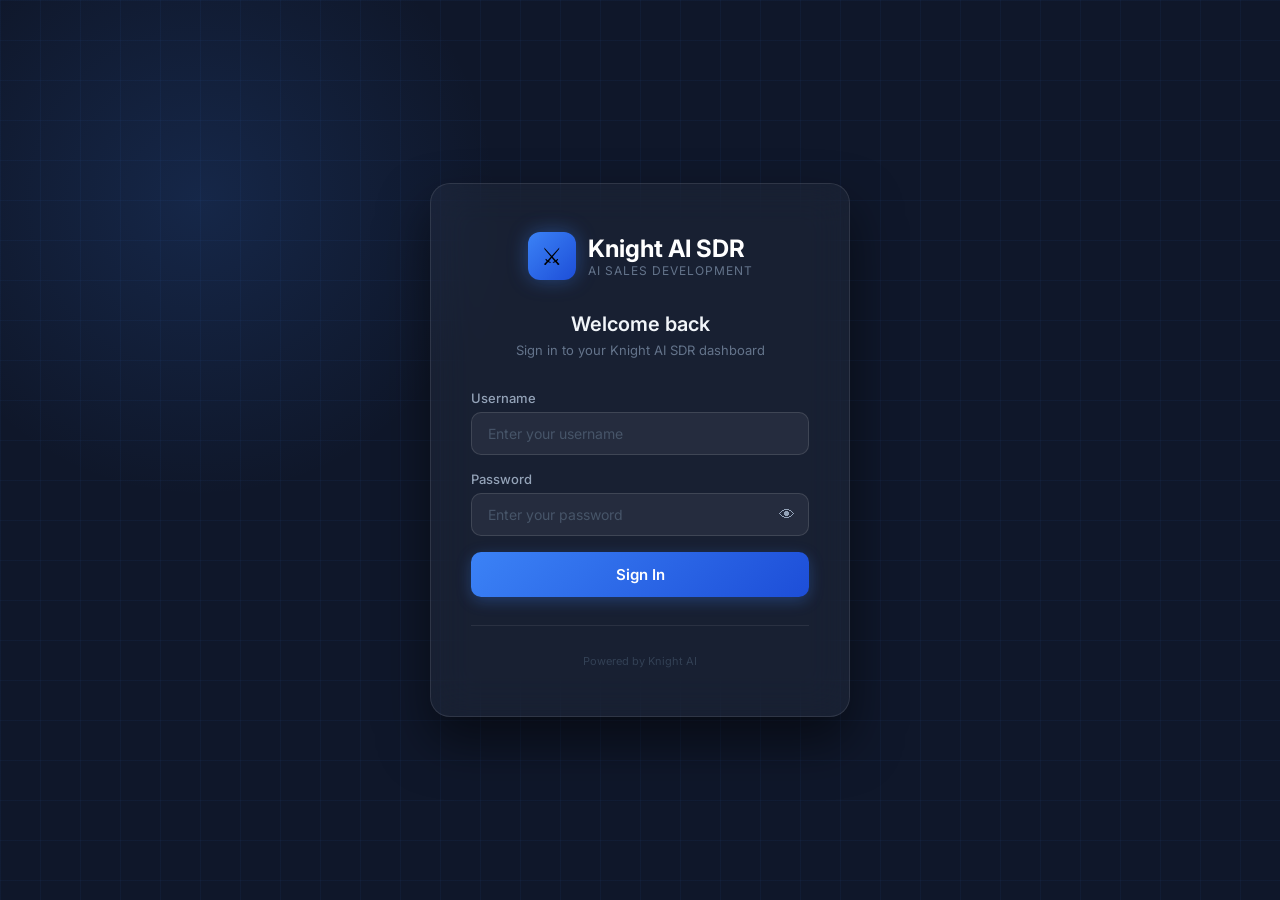
<file: static/login.html>
<!DOCTYPE html>
<html lang="en">
<head>
  <meta charset="UTF-8"/>
  <meta name="viewport" content="width=device-width, initial-scale=1.0"/>
  <title>Knight AI SDR — Login</title>
  <link href="https://fonts.googleapis.com/css2?family=Inter:wght@400;500;600;700&display=swap" rel="stylesheet"/>
  <style>
    *, *::before, *::after { box-sizing: border-box; margin: 0; padding: 0; }
    body {
      font-family: 'Inter', sans-serif;
      background: #0F172A;
      min-height: 100vh;
      display: flex;
      align-items: center;
      justify-content: center;
      position: relative;
      overflow: hidden;
    }

    /* Animated background grid */
    body::before {
      content: '';
      position: absolute;
      inset: 0;
      background-image:
        linear-gradient(rgba(59,130,246,0.05) 1px, transparent 1px),
        linear-gradient(90deg, rgba(59,130,246,0.05) 1px, transparent 1px);
      background-size: 40px 40px;
    }

    /* Glow orbs */
    body::after {
      content: '';
      position: absolute;
      width: 600px;
      height: 600px;
      background: radial-gradient(circle, rgba(59,130,246,0.15) 0%, transparent 70%);
      top: -100px;
      left: -100px;
      border-radius: 50%;
    }

    .login-card {
      position: relative;
      z-index: 10;
      background: rgba(255,255,255,0.04);
      backdrop-filter: blur(20px);
      border: 1px solid rgba(255,255,255,0.1);
      border-radius: 20px;
      padding: 48px 40px;
      width: 100%;
      max-width: 420px;
      box-shadow: 0 25px 50px rgba(0,0,0,0.5);
    }

    .logo {
      display: flex;
      align-items: center;
      gap: 12px;
      margin-bottom: 32px;
      justify-content: center;
    }

    .logo-icon {
      width: 48px;
      height: 48px;
      background: linear-gradient(135deg, #3B82F6, #1D4ED8);
      border-radius: 12px;
      display: flex;
      align-items: center;
      justify-content: center;
      font-size: 24px;
      box-shadow: 0 0 20px rgba(59,130,246,0.4);
    }

    .logo-text h1 {
      font-size: 24px;
      font-weight: 700;
      color: #FFFFFF;
    }

    .logo-text p {
      font-size: 12px;
      color: #64748B;
      text-transform: uppercase;
      letter-spacing: 1px;
    }

    h2 {
      font-size: 20px;
      font-weight: 600;
      color: #F1F5F9;
      margin-bottom: 6px;
      text-align: center;
    }

    .subtitle {
      font-size: 13px;
      color: #64748B;
      text-align: center;
      margin-bottom: 32px;
    }

    .form-group {
      margin-bottom: 16px;
    }

    label {
      display: block;
      font-size: 13px;
      font-weight: 500;
      color: #94A3B8;
      margin-bottom: 6px;
    }

    input {
      width: 100%;
      background: rgba(255,255,255,0.06);
      border: 1px solid rgba(255,255,255,0.12);
      color: #F1F5F9;
      border-radius: 10px;
      padding: 12px 16px;
      font-size: 14px;
      font-family: inherit;
      transition: border-color 0.2s, box-shadow 0.2s;
      outline: none;
    }

    input::placeholder { color: #475569; }

    input:focus {
      border-color: #3B82F6;
      box-shadow: 0 0 0 3px rgba(59,130,246,0.2);
    }

    .btn-login {
      width: 100%;
      padding: 13px;
      background: linear-gradient(135deg, #3B82F6, #1D4ED8);
      color: #fff;
      border: none;
      border-radius: 10px;
      font-size: 15px;
      font-weight: 600;
      font-family: inherit;
      cursor: pointer;
      margin-top: 8px;
      transition: all 0.2s;
      box-shadow: 0 4px 15px rgba(59,130,246,0.3);
      display: flex;
      align-items: center;
      justify-content: center;
      gap: 8px;
    }

    .btn-login:hover {
      transform: translateY(-1px);
      box-shadow: 0 6px 20px rgba(59,130,246,0.4);
    }

    .btn-login:active { transform: translateY(0); }

    .btn-login:disabled {
      opacity: 0.6;
      cursor: not-allowed;
      transform: none;
    }

    .error-msg {
      background: rgba(239,68,68,0.1);
      border: 1px solid rgba(239,68,68,0.3);
      color: #FCA5A5;
      padding: 10px 14px;
      border-radius: 8px;
      font-size: 13px;
      margin-top: 12px;
      display: none;
      text-align: center;
    }

    .divider {
      height: 1px;
      background: rgba(255,255,255,0.08);
      margin: 28px 0;
    }

    .spinner {
      width: 18px;
      height: 18px;
      border: 2px solid rgba(255,255,255,0.3);
      border-top-color: #fff;
      border-radius: 50%;
      animation: spin 0.8s linear infinite;
      display: none;
    }
    @keyframes spin { to { transform: rotate(360deg); } }

    .powered {
      text-align: center;
      margin-top: 24px;
      font-size: 11px;
      color: #334155;
    }
  </style>
</head>
<body>

<div class="login-card">
  <div class="logo">
    <div class="logo-icon">&#9876;</div>
    <div class="logo-text">
      <h1>Knight AI SDR</h1>
      <p>AI Sales Development</p>
    </div>
  </div>

  <h2>Welcome back</h2>
  <p class="subtitle">Sign in to your Knight AI SDR dashboard</p>

  <div class="form-group">
    <label>Username</label>
    <input type="text" id="username" placeholder="Enter your username" autocomplete="username" onkeydown="if(event.key==='Enter')doLogin()"/>
  </div>
  <div class="form-group">
    <label>Password</label>
    <div style="position:relative;">
      <input type="password" id="password" placeholder="Enter your password" autocomplete="current-password" onkeydown="if(event.key==='Enter')doLogin()" style="padding-right:42px;"/>
      <button type="button" onclick="togglePw('password',this)" aria-label="Show password"
              style="position:absolute;right:8px;top:50%;transform:translateY(-50%);background:transparent;border:0;cursor:pointer;padding:6px;color:#94A3B8;font-size:16px;">👁</button>
    </div>
  </div>
  <script>
    function togglePw(id, btn){
      var el = document.getElementById(id);
      if (!el) return;
      var show = el.type === 'password';
      el.type = show ? 'text' : 'password';
      btn.textContent = show ? '🙈' : '👁';
      btn.setAttribute('aria-label', show ? 'Hide password' : 'Show password');
    }
  </script>

  <button class="btn-login" onclick="doLogin()" id="loginBtn">
    <div class="spinner" id="spinner"></div>
    <span id="loginBtnText">Sign In</span>
  </button>

  <div class="error-msg" id="errorMsg">Invalid username or password</div>

  <div class="divider"></div>

  <div class="powered">Powered by Knight AI</div>
</div>

<script>
  // If already logged in, go to dashboard
  if (sessionStorage.getItem('cloudfuze_user')) {
    window.location.href = '/app';
  }

  async function doLogin() {
    const username = document.getElementById('username').value.trim();
    const password = document.getElementById('password').value;
    const btn = document.getElementById('loginBtn');
    const spinner = document.getElementById('spinner');
    const btnText = document.getElementById('loginBtnText');
    const errorMsg = document.getElementById('errorMsg');

    if (!username || !password) {
      errorMsg.textContent = 'Please enter username and password';
      errorMsg.style.display = 'block';
      return;
    }

    btn.disabled = true;
    spinner.style.display = 'block';
    btnText.textContent = 'Signing in...';
    errorMsg.style.display = 'none';

    try {
      const resp = await fetch('/api/auth/login', {
        method: 'POST',
        headers: { 'Content-Type': 'application/json' },
        body: JSON.stringify({ username, password }),
      });

      if (resp.ok) {
        const data = await resp.json();
        sessionStorage.setItem('cloudfuze_user', data.username);
        sessionStorage.setItem('cloudfuze_token', data.token);
        sessionStorage.setItem('knight_role', data.role || 'tenant_user');
        sessionStorage.setItem('knight_tenant', data.tenant_id || '');
        window.location.href = '/app';
      } else {
        errorMsg.textContent = 'Invalid username or password';
        errorMsg.style.display = 'block';
        btn.disabled = false;
        spinner.style.display = 'none';
        btnText.textContent = 'Sign In';
      }
    } catch (e) {
      errorMsg.textContent = 'Connection error — is the server running?';
      errorMsg.style.display = 'block';
      btn.disabled = false;
      spinner.style.display = 'none';
      btnText.textContent = 'Sign In';
    }
  }
</script>
</body>
</html>
</file>
<file: static/assets/styles-v4.css>
/* Knight AI v4 — AI BDR that replaces your outbound team */

:root {
  /* Brand */
  --k-bg:        #050B24;
  --k-bg-2:      #0A1336;
  --k-panel:     #0F1A48;
  --k-panel-2:   #142255;
  --k-line:      rgba(142, 180, 255, 0.10);
  --k-line-2:    rgba(142, 180, 255, 0.18);
  --k-text:      #F2F5FF;
  --k-muted:     #8FA0CC;
  --k-blue-1:    #1738B8;
  --k-blue-2:    #2C5BFF;
  --k-blue-4:    #8EB4FF;
  --k-teal-1:    #14B8A8;
  --k-teal-2:    #2EE6DC;
  --k-amber:     #F5A623;
  --k-coral:     #FF6F61;

  --cf-font-body: 'Inter','SF Pro Display',-apple-system,system-ui,sans-serif;
  --cf-font-mono: 'JetBrains Mono','SF Mono',ui-monospace,monospace;
}

* { box-sizing: border-box; margin: 0; padding: 0; }
html, body { background: var(--k-bg); color: var(--k-text); font-family: var(--cf-font-body); -webkit-font-smoothing: antialiased; }
body { overflow-x: hidden; }
a { color: inherit; text-decoration: none; }
em { font-style: normal; background: linear-gradient(135deg, var(--k-teal-2), var(--k-blue-4)); -webkit-background-clip: text; background-clip: text; -webkit-text-fill-color: transparent; }
button { font-family: inherit; cursor: pointer; border: 0; background: none; color: inherit; }
input { font-family: inherit; color: inherit; background: transparent; border: 0; outline: 0; }

/* ===== layout ===== */
.k-wrap { max-width: 1240px; margin: 0 auto; padding: 0 28px; }
.k-section { padding: 100px 0; position: relative; }

/* ===== nav ===== */
.k-nav { position: sticky; top: 0; z-index: 100; backdrop-filter: blur(18px); background: rgba(5,11,36,0.7); border-bottom: 1px solid var(--k-line); }
.k-nav-inner { max-width: 1240px; margin: 0 auto; padding: 16px 28px; display: flex; align-items: center; gap: 32px; }
.k-logo { display: flex; align-items: center; gap: 12px; font-weight: 700; font-size: 18px; letter-spacing: -0.01em; }
.k-logo-mark {
  position: relative; width: 36px; height: 36px;
  display: grid; place-items: center;
  border-radius: 10px;
  background: linear-gradient(135deg, var(--k-blue-2) 0%, var(--k-teal-1) 100%);
  box-shadow: 0 0 24px rgba(46,230,220,0.35), inset 0 1px 0 rgba(255,255,255,0.2);
}
.k-logo-mark .ring {
  position: absolute; inset: -4px;
  border-radius: 14px;
  border: 1px solid rgba(46,230,220,0.4);
  animation: k-logo-ring 2.6s ease-out infinite;
}
@keyframes k-logo-ring {
  0% { transform: scale(0.85); opacity: 1; }
  100% { transform: scale(1.4); opacity: 0; }
}
.k-logo-mark .bars {
  display: flex; gap: 2px; align-items: center;
  height: 16px;
}
.k-logo-mark .bars span {
  display: block; width: 2px;
  background: #fff;
  border-radius: 1px;
  animation: k-logo-bar 1.2s ease-in-out infinite;
}
.k-logo-mark .bars span:nth-child(1) { height: 6px;  animation-delay: 0s; }
.k-logo-mark .bars span:nth-child(2) { height: 12px; animation-delay: 0.15s; }
.k-logo-mark .bars span:nth-child(3) { height: 16px; animation-delay: 0.3s; }
.k-logo-mark .bars span:nth-child(4) { height: 10px; animation-delay: 0.45s; }
.k-logo-mark .bars span:nth-child(5) { height: 6px;  animation-delay: 0.6s; }
@keyframes k-logo-bar {
  0%, 100% { transform: scaleY(0.5); }
  50%      { transform: scaleY(1.2); }
}
.k-nav-menu { display: flex; gap: 28px; margin-left: auto; }
.k-nav-menu a { color: var(--k-muted); font-size: 14px; font-weight: 500; transition: color .2s; }
.k-nav-menu a:hover { color: var(--k-text); }
.k-nav-cta {
  padding: 10px 18px; border-radius: 10px;
  background: linear-gradient(135deg, var(--k-teal-2), var(--k-blue-2));
  color: #051022; font-weight: 600; font-size: 14px;
  box-shadow: 0 6px 18px rgba(46,230,220,0.3);
}

/* ===== hero ===== */
.k-hero {
  position: relative; padding: 64px 0 40px;
  overflow: hidden;
}
.k-hero::before {
  content: ''; position: absolute; inset: -10% -10% 0 -10%;
  background:
    radial-gradient(800px 500px at 20% 0%, rgba(44, 91, 255, 0.18), transparent 60%),
    radial-gradient(700px 500px at 95% 30%, rgba(46, 230, 220, 0.14), transparent 60%);
  pointer-events: none;
}
.k-hero-grid {
  display: grid; grid-template-columns: 1.15fr 0.95fr;
  gap: 56px; align-items: center;
  position: relative; z-index: 1;
}
.k-hero-pill {
  display: inline-flex; align-items: center; gap: 8px;
  padding: 7px 14px;
  border-radius: 100px;
  background: rgba(46,230,220,0.08);
  border: 1px solid rgba(46,230,220,0.2);
  font: 600 11px/1 var(--cf-font-mono);
  color: var(--k-teal-2);
  letter-spacing: 0.14em; text-transform: uppercase;
  margin-bottom: 22px;
}
.k-hero-pill .dot { width: 6px; height: 6px; border-radius: 50%; background: var(--k-teal-2); box-shadow: 0 0 0 0 rgba(46,230,220,.6); animation: k-live-pulse 1.8s ease-out infinite; }
@keyframes k-live-pulse { 0% { box-shadow: 0 0 0 0 rgba(46,230,220,0.6); } 100% { box-shadow: 0 0 0 12px rgba(46,230,220,0); } }
.k-hero h1 {
  font: 800 clamp(40px, 6vw, 76px)/1.02 var(--cf-font-body);
  letter-spacing: -0.025em;
  margin-bottom: 22px;
  text-wrap: balance;
}
.k-hero p.lead {
  font: 500 19px/1.55 var(--cf-font-body);
  color: var(--k-muted);
  margin-bottom: 30px;
  max-width: 560px;
  text-wrap: pretty;
}
.k-hero-ctas { display: flex; gap: 12px; flex-wrap: wrap; margin-bottom: 32px; }
.k-btn {
  display: inline-flex; align-items: center; gap: 10px;
  padding: 14px 22px;
  border-radius: 12px;
  font: 600 14px/1 var(--cf-font-body);
  transition: transform .15s, box-shadow .2s;
}
.k-btn-primary {
  background: linear-gradient(135deg, var(--k-teal-2), var(--k-blue-2));
  color: #051022;
  box-shadow: 0 10px 30px rgba(46,230,220,0.3);
}
.k-btn-primary:hover { transform: translateY(-1px); box-shadow: 0 14px 36px rgba(46,230,220,0.45); }
.k-btn-ghost {
  background: rgba(142,180,255,0.06);
  border: 1px solid var(--k-line-2);
  color: var(--k-text);
}
.k-btn-ghost:hover { background: rgba(142,180,255,0.1); }

/* hero equivalency */
.k-equiv {
  display: flex; align-items: center; gap: 14px; flex-wrap: wrap;
  font: 500 13px/1.4 var(--cf-font-mono); color: var(--k-muted);
  letter-spacing: 0.04em;
}
.k-equiv-tag {
  display: inline-flex; align-items: center; gap: 6px;
  padding: 6px 12px;
  background: rgba(142,180,255,0.06);
  border: 1px solid var(--k-line);
  border-radius: 8px;
  color: var(--k-text);
  font-weight: 600;
}
.k-equiv-tag .dot { width: 6px; height: 6px; border-radius: 50%; }
.k-equiv-tag.bdr   .dot { background: var(--k-teal-2); }
.k-equiv-tag.ar    .dot { background: var(--k-blue-4); }
.k-equiv-tag.coll  .dot { background: var(--k-amber); }
.k-equiv-tag.book  .dot { background: var(--k-coral); }
.k-equiv-eq { font-weight: 700; color: var(--k-text); font-size: 14px; }

/* ===== hero visual: voice agent card ===== */
.k-voice {
  position: relative;
  border-radius: 28px;
  background: radial-gradient(circle at 50% 0%, rgba(46,230,220,0.18), transparent 55%), linear-gradient(180deg, var(--k-panel) 0%, var(--k-bg-2) 100%);
  border: 1px solid var(--k-line-2);
  box-shadow: 0 40px 100px rgba(0,0,0,0.5), inset 0 1px 0 rgba(255,255,255,0.06);
  padding: 30px;
  overflow: hidden;
}
.k-voice-head {
  display: flex; align-items: center; gap: 14px;
  padding-bottom: 18px;
  border-bottom: 1px solid var(--k-line);
}
.k-voice-avatar {
  position: relative; width: 56px; height: 56px;
  border-radius: 50%;
  background: linear-gradient(135deg, var(--k-teal-2), var(--k-blue-2));
  display: grid; place-items: center;
  font: 800 22px/1 var(--cf-font-body); color: #051022;
  box-shadow: 0 8px 24px rgba(46,230,220,0.4);
}
.k-voice-avatar::before {
  content: ''; position: absolute; inset: -8px;
  border-radius: 50%; border: 2px solid rgba(46,230,220,0.4);
  animation: k-logo-ring 2.4s ease-out infinite;
}
.k-voice-avatar::after {
  content: ''; position: absolute; inset: -14px;
  border-radius: 50%; border: 1px solid rgba(46,230,220,0.25);
  animation: k-logo-ring 2.4s ease-out infinite 0.6s;
}
.k-voice-meta { flex: 1; }
.k-voice-meta .name { font-weight: 700; font-size: 16px; }
.k-voice-meta .role { font: 500 11px/1.3 var(--cf-font-mono); color: var(--k-muted); letter-spacing: 0.1em; text-transform: uppercase; margin-top: 4px; }
.k-voice-live { display: flex; align-items: center; gap: 6px; padding: 5px 10px; border-radius: 6px; background: rgba(46,230,220,0.12); border: 1px solid rgba(46,230,220,0.3); color: var(--k-teal-2); font: 600 10px/1 var(--cf-font-mono); letter-spacing: 0.14em; }
.k-voice-live .dot { width: 5px; height: 5px; border-radius: 50%; background: var(--k-teal-2); animation: k-live-pulse 1.4s ease-out infinite; }

.k-voice-wave {
  display: flex; align-items: center; justify-content: center;
  gap: 4px; height: 70px;
  margin: 24px 0;
}
.k-voice-wave .b {
  width: 4px; border-radius: 2px;
  background: linear-gradient(180deg, var(--k-teal-2), var(--k-blue-2));
  animation: k-vw 1.2s ease-in-out infinite;
  box-shadow: 0 0 8px rgba(46,230,220,0.3);
}
@keyframes k-vw {
  0%, 100% { height: 6px; }
  50%      { height: 60px; }
}

.k-voice-caption {
  text-align: center; padding: 14px 16px;
  background: rgba(142,180,255,0.05);
  border: 1px dashed var(--k-line-2);
  border-radius: 12px;
  font: 500 14px/1.5 var(--cf-font-body);
  color: var(--k-text);
  font-style: italic;
  margin-bottom: 18px;
  min-height: 70px;
  display: flex; align-items: center; justify-content: center;
  text-wrap: balance;
}

.k-voice-stats { display: grid; grid-template-columns: 1fr 1fr 1fr; gap: 10px; }
.k-voice-stat {
  padding: 10px 12px; border-radius: 10px;
  background: rgba(142,180,255,0.04);
  border: 1px solid var(--k-line);
}
.k-voice-stat .lbl { font: 600 9px/1 var(--cf-font-mono); color: var(--k-muted); letter-spacing: 0.14em; text-transform: uppercase; }
.k-voice-stat .num { font: 700 18px/1.2 var(--cf-font-body); margin-top: 6px; font-variant-numeric: tabular-nums; }
.k-voice-stat.teal .num { color: var(--k-teal-2); }

.k-voice-tasks {
  margin-top: 18px;
  display: flex; flex-wrap: wrap; gap: 6px;
}
.k-voice-task {
  display: inline-flex; align-items: center; gap: 6px;
  padding: 6px 10px; border-radius: 7px;
  background: rgba(46,230,220,0.06);
  border: 1px solid rgba(46,230,220,0.18);
  font: 600 11px/1 var(--cf-font-mono);
  color: var(--k-teal-2);
  letter-spacing: 0.04em;
}
.k-voice-task svg { width: 12px; height: 12px; }

/* ===== sections shared ===== */
.k-section-head { text-align: center; max-width: 780px; margin: 0 auto 56px; }
.k-eyebrow { display: inline-flex; align-items: center; gap: 8px; padding: 6px 12px; border-radius: 100px; background: rgba(142,180,255,0.06); border: 1px solid var(--k-line-2); font: 600 11px/1 var(--cf-font-mono); color: var(--k-blue-4); letter-spacing: 0.14em; text-transform: uppercase; margin-bottom: 18px; }
.k-eyebrow .dot { width: 5px; height: 5px; border-radius: 50%; background: var(--k-teal-2); }
.k-h2 { font: 800 clamp(32px, 4.4vw, 56px)/1.05 var(--cf-font-body); letter-spacing: -0.02em; margin-bottom: 16px; text-wrap: balance; }
.k-lead { font: 500 17px/1.55 var(--cf-font-body); color: var(--k-muted); text-wrap: pretty; }

/* ===== ONE HIRE = MANY ROLES ===== */
.k-roles {
  position: relative;
  padding: 48px;
  border-radius: 24px;
  background: linear-gradient(180deg, rgba(15,26,72,0.6), rgba(10,19,54,0.9));
  border: 1px solid var(--k-line-2);
  overflow: hidden;
}
.k-roles::before {
  content: ''; position: absolute; inset: 0;
  background: radial-gradient(700px 400px at 50% 0%, rgba(46,230,220,0.1), transparent 70%);
  pointer-events: none;
}
.k-roles-equation {
  position: relative; z-index: 1;
  display: grid; grid-template-columns: 0.9fr auto 1.6fr;
  gap: 32px; align-items: center;
}
.k-role-source {
  text-align: center;
  padding: 32px 24px;
  border-radius: 18px;
  background: linear-gradient(135deg, rgba(46,230,220,0.15), rgba(44,91,255,0.1));
  border: 1px solid rgba(46,230,220,0.35);
}
.k-role-source .badge { display: inline-block; padding: 4px 10px; border-radius: 6px; background: rgba(46,230,220,0.2); border: 1px solid rgba(46,230,220,0.4); font: 700 10px/1 var(--cf-font-mono); color: var(--k-teal-2); letter-spacing: 0.14em; }
.k-role-source .name { font: 800 28px/1.1 var(--cf-font-body); margin: 16px 0 8px; }
.k-role-source .sub { font: 500 12px/1.4 var(--cf-font-mono); color: var(--k-muted); letter-spacing: 0.04em; }
.k-role-source-mark {
  width: 64px; height: 64px;
  margin: 0 auto 18px;
  border-radius: 18px;
  background: linear-gradient(135deg, var(--k-teal-2), var(--k-blue-2));
  display: grid; place-items: center;
  box-shadow: 0 12px 32px rgba(46,230,220,0.4);
}
.k-role-source-mark svg { width: 28px; height: 28px; color: #051022; }

.k-roles-eq-sign {
  font: 800 48px/1 var(--cf-font-body);
  background: linear-gradient(135deg, var(--k-teal-2), var(--k-blue-4));
  -webkit-background-clip: text; background-clip: text; -webkit-text-fill-color: transparent;
}

.k-role-targets { display: grid; grid-template-columns: 1fr 1fr; gap: 12px; }
.k-role-target {
  position: relative; padding: 20px;
  border-radius: 14px;
  background: var(--k-panel);
  border: 1px solid var(--k-line-2);
  overflow: hidden;
  transition: transform .25s, border-color .25s;
}
.k-role-target:hover { transform: translateY(-3px); border-color: rgba(46,230,220,0.35); }
.k-role-target .head { display: flex; align-items: center; gap: 10px; margin-bottom: 12px; }
.k-role-target .icon {
  width: 32px; height: 32px; border-radius: 9px;
  display: grid; place-items: center;
  background: rgba(46,230,220,0.1);
  border: 1px solid rgba(46,230,220,0.3);
}
.k-role-target .icon svg { width: 16px; height: 16px; }
.k-role-target.bdr  .icon { background: rgba(46,230,220,0.12); color: var(--k-teal-2); border-color: rgba(46,230,220,0.35); }
.k-role-target.ar   .icon { background: rgba(142,180,255,0.12); color: var(--k-blue-4); border-color: rgba(142,180,255,0.35); }
.k-role-target.coll .icon { background: rgba(245,166,35,0.12); color: var(--k-amber); border-color: rgba(245,166,35,0.35); }
.k-role-target.book .icon { background: rgba(255,111,97,0.12); color: var(--k-coral); border-color: rgba(255,111,97,0.35); }

.k-role-target h4 { font: 700 15px/1.2 var(--cf-font-body); }
.k-role-target p { font: 500 12px/1.5 var(--cf-font-body); color: var(--k-muted); margin-top: 6px; }
.k-role-target .save {
  margin-top: 14px;
  display: inline-flex; align-items: center; gap: 6px;
  padding: 5px 9px; border-radius: 6px;
  background: rgba(46,230,220,0.1);
  border: 1px solid rgba(46,230,220,0.3);
  font: 700 10px/1 var(--cf-font-mono);
  color: var(--k-teal-2);
  letter-spacing: 0.08em;
}

@media (max-width: 900px) {
  .k-hero-grid { grid-template-columns: 1fr; gap: 40px; }
  .k-roles-equation { grid-template-columns: 1fr; }
  .k-roles-eq-sign { transform: rotate(90deg); }
  .k-role-targets { grid-template-columns: 1fr; }
  .k-roles { padding: 24px; }
}

/* ===== HUMAN VOICE FEATURE ===== */
.k-human {
  display: grid; grid-template-columns: 1fr 1fr; gap: 48px;
  align-items: center;
}
.k-human-side h3 { font: 800 36px/1.1 var(--cf-font-body); letter-spacing: -0.02em; margin-bottom: 18px; text-wrap: balance; }
.k-human-side p { font: 500 16px/1.55 var(--cf-font-body); color: var(--k-muted); margin-bottom: 18px; }
.k-human-checks { list-style: none; display: flex; flex-direction: column; gap: 10px; }
.k-human-checks li {
  display: flex; align-items: flex-start; gap: 12px;
  padding: 12px 14px;
  border-radius: 10px;
  background: rgba(142,180,255,0.04);
  border: 1px solid var(--k-line);
}
.k-human-checks li::before {
  content: '✓'; flex-shrink: 0;
  width: 22px; height: 22px;
  border-radius: 50%;
  background: rgba(46,230,220,0.15);
  border: 1px solid rgba(46,230,220,0.35);
  color: var(--k-teal-2);
  display: grid; place-items: center;
  font-weight: 700; font-size: 12px;
}
.k-human-checks li b { font-weight: 700; color: var(--k-text); display: block; margin-bottom: 4px; }
.k-human-checks li span { font: 500 13px/1.4 var(--cf-font-body); color: var(--k-muted); }

.k-human-viz {
  position: relative;
  border-radius: 24px;
  background: linear-gradient(180deg, var(--k-panel) 0%, var(--k-bg-2) 100%);
  border: 1px solid var(--k-line-2);
  padding: 28px;
  overflow: hidden;
}
.k-human-viz::before {
  content: ''; position: absolute; inset: 0;
  background: radial-gradient(circle at 50% 100%, rgba(46,230,220,0.15), transparent 60%);
  pointer-events: none;
}
.k-comparison { display: grid; grid-template-columns: 1fr 1fr; gap: 14px; position: relative; z-index: 1; }
.k-comp-col {
  padding: 18px;
  border-radius: 14px;
  border: 1px solid var(--k-line-2);
}
.k-comp-col.human {
  background: rgba(46,230,220,0.06);
  border-color: rgba(46,230,220,0.3);
}
.k-comp-col.robot {
  background: rgba(255,111,97,0.04);
  border-color: rgba(255,111,97,0.2);
  opacity: 0.85;
}
.k-comp-col h5 { font: 700 13px/1 var(--cf-font-body); margin-bottom: 12px; display: flex; align-items: center; gap: 8px; }
.k-comp-col.human h5 { color: var(--k-teal-2); }
.k-comp-col.robot h5 { color: var(--k-coral); }
.k-comp-col h5 .tag { font: 700 9px/1 var(--cf-font-mono); padding: 3px 7px; border-radius: 4px; letter-spacing: 0.1em; }
.k-comp-col.human .tag { background: rgba(46,230,220,0.18); color: var(--k-teal-2); }
.k-comp-col.robot .tag { background: rgba(255,111,97,0.15); color: var(--k-coral); }
.k-comp-list { list-style: none; display: flex; flex-direction: column; gap: 8px; }
.k-comp-list li { font: 500 12px/1.4 var(--cf-font-body); color: var(--k-muted); padding-left: 18px; position: relative; }
.k-comp-col.human .k-comp-list li::before { content: '●'; position: absolute; left: 0; color: var(--k-teal-2); font-size: 8px; top: 5px; }
.k-comp-col.robot .k-comp-list li::before { content: '○'; position: absolute; left: 0; color: var(--k-coral); font-size: 8px; top: 5px; }
.k-comp-col.human .k-comp-list li { color: var(--k-text); }

.k-human-bars {
  margin-top: 20px;
  position: relative; z-index: 1;
}
.k-human-bars-row {
  display: grid; grid-template-columns: 90px 1fr 60px;
  gap: 12px; align-items: center;
  padding: 10px 0;
  border-top: 1px solid var(--k-line);
  font: 500 12px/1 var(--cf-font-mono);
}
.k-human-bars-row:first-child { border-top: 0; }
.k-human-bars-row .lbl { color: var(--k-muted); letter-spacing: 0.04em; }
.k-human-bars-row .bar { height: 6px; background: rgba(255,255,255,0.06); border-radius: 3px; overflow: hidden; }
.k-human-bars-row .bar .fill {
  height: 100%; border-radius: 3px;
  background: linear-gradient(90deg, var(--k-blue-2), var(--k-teal-2));
  width: 0;
  animation: k-bar-fill 1.4s cubic-bezier(.2,.7,.2,1) forwards;
  animation-delay: 0.3s;
}
@keyframes k-bar-fill { from { width: 0; } to { width: var(--w); } }
.k-human-bars-row .val { color: var(--k-teal-2); font-weight: 700; text-align: right; font-variant-numeric: tabular-nums; }

@media (max-width: 900px) {
  .k-human { grid-template-columns: 1fr; }
}

/* ===== SAVINGS CALCULATOR ===== */
.k-savings {
  border-radius: 24px;
  background: linear-gradient(180deg, var(--k-panel) 0%, var(--k-bg-2) 100%);
  border: 1px solid var(--k-line-2);
  overflow: hidden;
}
.k-savings-tabs {
  display: flex;
  padding: 8px;
  gap: 4px;
  background: rgba(5,11,36,0.6);
  border-bottom: 1px solid var(--k-line);
}
.k-savings-tab {
  flex: 1;
  padding: 14px 18px;
  border-radius: 10px;
  font: 600 13px/1 var(--cf-font-body);
  color: var(--k-muted);
  display: flex; align-items: center; justify-content: center; gap: 8px;
  transition: background .2s, color .2s;
  cursor: pointer;
}
.k-savings-tab svg { width: 16px; height: 16px; }
.k-savings-tab:hover { color: var(--k-text); }
.k-savings-tab.active {
  background: rgba(46,230,220,0.1);
  border: 1px solid rgba(46,230,220,0.3);
  color: var(--k-teal-2);
}
.k-savings-body {
  display: grid; grid-template-columns: 1.1fr 1fr;
  gap: 0;
}
.k-savings-inputs {
  padding: 36px;
  border-right: 1px solid var(--k-line);
}
.k-savings-input { margin-bottom: 28px; }
.k-savings-input label {
  display: flex; justify-content: space-between; align-items: center;
  font: 600 12px/1 var(--cf-font-mono);
  letter-spacing: 0.1em; text-transform: uppercase;
  color: var(--k-muted); margin-bottom: 10px;
}
.k-savings-input label .v {
  font: 700 16px/1 var(--cf-font-body);
  color: var(--k-teal-2);
  letter-spacing: 0;
  text-transform: none;
  font-variant-numeric: tabular-nums;
}
.k-savings-input input[type="range"] {
  -webkit-appearance: none; appearance: none;
  width: 100%; height: 6px;
  background: rgba(142,180,255,0.1);
  border-radius: 3px; outline: none;
}
.k-savings-input input[type="range"]::-webkit-slider-thumb {
  -webkit-appearance: none; appearance: none;
  width: 22px; height: 22px; border-radius: 50%;
  background: linear-gradient(135deg, var(--k-teal-2), var(--k-blue-2));
  border: 3px solid var(--k-bg-2);
  box-shadow: 0 0 0 1px var(--k-teal-2), 0 4px 12px rgba(46,230,220,0.4);
  cursor: pointer;
}
.k-savings-input input[type="range"]::-moz-range-thumb {
  width: 22px; height: 22px; border-radius: 50%;
  background: linear-gradient(135deg, var(--k-teal-2), var(--k-blue-2));
  border: 3px solid var(--k-bg-2);
  cursor: pointer;
}
.k-savings-input .help { font: 500 11px/1.4 var(--cf-font-mono); color: var(--k-muted); margin-top: 6px; letter-spacing: 0.04em; }

.k-savings-out {
  padding: 36px;
  background: radial-gradient(circle at 50% 0%, rgba(46,230,220,0.1), transparent 60%);
  display: flex; flex-direction: column; justify-content: center; gap: 20px;
}
.k-savings-out .label {
  font: 600 11px/1 var(--cf-font-mono);
  letter-spacing: 0.16em; text-transform: uppercase;
  color: var(--k-muted);
}
.k-savings-out .big {
  font: 800 clamp(40px, 6vw, 64px)/1 var(--cf-font-body);
  letter-spacing: -0.025em;
  background: linear-gradient(135deg, var(--k-teal-2), var(--k-blue-4));
  -webkit-background-clip: text; background-clip: text; -webkit-text-fill-color: transparent;
  font-variant-numeric: tabular-nums;
}
.k-savings-out .row {
  display: flex; justify-content: space-between; align-items: baseline;
  padding: 10px 0;
  border-bottom: 1px dashed var(--k-line-2);
  font: 500 13px/1 var(--cf-font-body);
}
.k-savings-out .row:last-of-type { border-bottom: 0; }
.k-savings-out .row .l { color: var(--k-muted); }
.k-savings-out .row .r { color: var(--k-text); font-weight: 600; font-variant-numeric: tabular-nums; }
.k-savings-out .row.neg .r { color: var(--k-muted); text-decoration: line-through; }
.k-savings-out .row.pos .r { color: var(--k-teal-2); font-weight: 700; }
.k-savings-out .pct {
  display: inline-flex; align-items: center; gap: 8px;
  padding: 8px 14px; border-radius: 100px;
  background: rgba(46,230,220,0.15);
  border: 1px solid rgba(46,230,220,0.4);
  color: var(--k-teal-2); font: 700 13px/1 var(--cf-font-body);
  letter-spacing: 0.04em;
  align-self: flex-start;
}

@media (max-width: 900px) {
  .k-savings-body { grid-template-columns: 1fr; }
  .k-savings-inputs { border-right: 0; border-bottom: 1px solid var(--k-line); padding: 24px; }
  .k-savings-out { padding: 24px; }
  .k-savings-tabs { flex-wrap: wrap; }
  .k-savings-tab { font-size: 12px; padding: 10px 12px; }
}

/* ===== TRY-A-CALL FORM ===== */
.k-trial {
  display: grid; grid-template-columns: 1fr 1fr;
  gap: 0;
  border-radius: 24px;
  background: linear-gradient(180deg, var(--k-panel) 0%, var(--k-bg-2) 100%);
  border: 1px solid var(--k-line-2);
  overflow: hidden;
}
.k-trial-info {
  padding: 48px;
  background: linear-gradient(135deg, rgba(46,230,220,0.06), rgba(44,91,255,0.04));
  border-right: 1px solid var(--k-line);
}
.k-trial-info .badge {
  display: inline-flex; align-items: center; gap: 8px;
  padding: 6px 12px; border-radius: 100px;
  background: rgba(255,111,97,0.1);
  border: 1px solid rgba(255,111,97,0.3);
  color: var(--k-coral);
  font: 700 11px/1 var(--cf-font-mono);
  letter-spacing: 0.14em; text-transform: uppercase;
  margin-bottom: 18px;
}
.k-trial-info h3 { font: 800 32px/1.1 var(--cf-font-body); letter-spacing: -0.02em; margin-bottom: 14px; text-wrap: balance; }
.k-trial-info p { font: 500 14px/1.55 var(--cf-font-body); color: var(--k-muted); margin-bottom: 22px; }
.k-trial-steps { list-style: none; counter-reset: trial-step; }
.k-trial-steps li {
  counter-increment: trial-step;
  position: relative; padding-left: 38px; padding-bottom: 18px;
  border-left: 1px dashed var(--k-line-2);
  margin-left: 14px;
}
.k-trial-steps li:last-child { border-left: 0; padding-bottom: 0; }
.k-trial-steps li::before {
  content: counter(trial-step);
  position: absolute; left: -14px; top: -4px;
  width: 28px; height: 28px;
  border-radius: 50%;
  background: var(--k-bg-2);
  border: 2px solid rgba(46,230,220,0.4);
  color: var(--k-teal-2);
  display: grid; place-items: center;
  font: 700 12px/1 var(--cf-font-mono);
}
.k-trial-steps b { font-weight: 700; color: var(--k-text); display: block; margin-bottom: 4px; font-size: 14px; }
.k-trial-steps span { font: 500 12px/1.4 var(--cf-font-mono); color: var(--k-muted); letter-spacing: 0.02em; }

.k-trial-form { padding: 48px; }
.k-trial-form-head { font: 700 14px/1 var(--cf-font-body); margin-bottom: 24px; display: flex; align-items: center; gap: 10px; }
.k-trial-form-head .dot { width: 7px; height: 7px; border-radius: 50%; background: var(--k-teal-2); animation: k-live-pulse 1.6s ease-out infinite; }
.k-field { margin-bottom: 16px; }
.k-field label { display: block; font: 600 11px/1 var(--cf-font-mono); letter-spacing: 0.12em; text-transform: uppercase; color: var(--k-muted); margin-bottom: 8px; }
.k-field input {
  width: 100%; padding: 14px 16px;
  border-radius: 10px;
  background: rgba(5,11,36,0.6);
  border: 1px solid var(--k-line-2);
  font: 500 14px/1 var(--cf-font-body);
  color: var(--k-text);
  transition: border-color .2s;
}
.k-field input::placeholder { color: var(--k-muted); }
.k-field input:focus { border-color: rgba(46,230,220,0.5); }
.k-field-row { display: grid; grid-template-columns: 1fr 1fr; gap: 12px; }

.k-trial-submit {
  width: 100%; padding: 16px;
  border-radius: 12px;
  background: linear-gradient(135deg, var(--k-teal-2), var(--k-blue-2));
  color: #051022; font: 700 14px/1 var(--cf-font-body);
  margin-top: 12px;
  display: flex; align-items: center; justify-content: center; gap: 10px;
  box-shadow: 0 10px 30px rgba(46,230,220,0.3);
  transition: transform .15s, box-shadow .2s;
}
.k-trial-submit:hover { transform: translateY(-1px); box-shadow: 0 14px 36px rgba(46,230,220,0.45); }
.k-trial-disclaimer {
  margin-top: 14px;
  padding: 12px 14px;
  border-radius: 10px;
  background: rgba(255,166,35,0.06);
  border: 1px solid rgba(245,166,35,0.25);
  font: 500 11px/1.5 var(--cf-font-mono);
  color: var(--k-amber);
  letter-spacing: 0.02em;
}

@media (max-width: 900px) {
  .k-trial { grid-template-columns: 1fr; }
  .k-trial-info, .k-trial-form { padding: 28px; }
  .k-trial-info { border-right: 0; border-bottom: 1px solid var(--k-line); }
  .k-field-row { grid-template-columns: 1fr; }
}

/* ===== TRAINING COMPARISON ===== */
.k-train {
  display: grid; grid-template-columns: 1fr 1fr; gap: 24px;
}
.k-train-card {
  position: relative;
  padding: 36px;
  border-radius: 20px;
  border: 1px solid var(--k-line-2);
  overflow: hidden;
}
.k-train-card.bad {
  background: linear-gradient(180deg, rgba(255,111,97,0.05), rgba(10,19,54,0.4));
  border-color: rgba(255,111,97,0.2);
}
.k-train-card.good {
  background: linear-gradient(180deg, rgba(46,230,220,0.08), rgba(10,19,54,0.4));
  border-color: rgba(46,230,220,0.3);
  box-shadow: 0 30px 80px rgba(46,230,220,0.1);
}
.k-train-card .role { font: 600 11px/1 var(--cf-font-mono); letter-spacing: 0.18em; text-transform: uppercase; margin-bottom: 16px; }
.k-train-card.bad .role { color: var(--k-coral); }
.k-train-card.good .role { color: var(--k-teal-2); }
.k-train-card h3 { font: 800 28px/1.1 var(--cf-font-body); letter-spacing: -0.02em; margin-bottom: 24px; }
.k-train-bar {
  margin-bottom: 16px;
  font: 500 12px/1 var(--cf-font-mono);
  color: var(--k-muted);
  letter-spacing: 0.04em;
}
.k-train-bar .head { display: flex; justify-content: space-between; margin-bottom: 6px; }
.k-train-bar .head .v { color: var(--k-text); font-weight: 700; font-variant-numeric: tabular-nums; }
.k-train-bar .track { height: 10px; background: rgba(255,255,255,0.06); border-radius: 5px; overflow: hidden; }
.k-train-bar .fill { height: 100%; border-radius: 5px; width: 0; animation: k-bar-fill 1.6s cubic-bezier(.2,.7,.2,1) forwards; animation-delay: 0.3s; }
.k-train-card.bad .k-train-bar .fill { background: linear-gradient(90deg, var(--k-coral), #FF9080); }
.k-train-card.good .k-train-bar .fill { background: linear-gradient(90deg, var(--k-teal-2), var(--k-blue-2)); box-shadow: 0 0 12px rgba(46,230,220,0.4); }

.k-train-list { list-style: none; display: flex; flex-direction: column; gap: 8px; margin-top: 20px; }
.k-train-list li { display: flex; align-items: flex-start; gap: 10px; font: 500 13px/1.45 var(--cf-font-body); color: var(--k-muted); }
.k-train-list li::before { content: ''; flex-shrink: 0; width: 16px; height: 16px; border-radius: 50%; margin-top: 2px; display: inline-block; }
.k-train-card.bad .k-train-list li::before { background: rgba(255,111,97,0.2); border: 1px solid rgba(255,111,97,0.4); }
.k-train-card.good .k-train-list li::before { background: rgba(46,230,220,0.2); border: 1px solid rgba(46,230,220,0.5); }
.k-train-card.good .k-train-list li::before { background-image: radial-gradient(circle, var(--k-teal-2) 30%, transparent 35%); }

.k-train-stat {
  margin-top: 24px;
  padding: 16px 18px;
  border-radius: 12px;
  background: rgba(5,11,36,0.5);
  border: 1px solid var(--k-line);
}
.k-train-stat .l { font: 600 10px/1 var(--cf-font-mono); letter-spacing: 0.14em; text-transform: uppercase; color: var(--k-muted); }
.k-train-stat .n { font: 800 22px/1.1 var(--cf-font-body); margin-top: 8px; font-variant-numeric: tabular-nums; }
.k-train-card.good .k-train-stat .n {
  background: linear-gradient(135deg, var(--k-teal-2), var(--k-blue-4));
  -webkit-background-clip: text; background-clip: text; -webkit-text-fill-color: transparent;
}

@media (max-width: 800px) {
  .k-train { grid-template-columns: 1fr; }
}

/* ===== PRICING ===== */
.k-pricing { display: grid; grid-template-columns: repeat(3, 1fr); gap: 18px; }
.k-price-card {
  position: relative;
  padding: 32px;
  border-radius: 20px;
  background: linear-gradient(180deg, var(--k-panel), var(--k-bg-2));
  border: 1px solid var(--k-line-2);
  display: flex; flex-direction: column;
}
.k-price-card.featured {
  border-color: rgba(46,230,220,0.4);
  background: linear-gradient(180deg, rgba(46,230,220,0.06), var(--k-bg-2));
  box-shadow: 0 30px 80px rgba(46,230,220,0.12);
  transform: translateY(-8px);
}
.k-price-card.featured .badge {
  position: absolute; top: -12px; left: 50%;
  transform: translateX(-50%);
  padding: 5px 14px; border-radius: 100px;
  background: linear-gradient(135deg, var(--k-teal-2), var(--k-blue-2));
  color: #051022;
  font: 700 11px/1 var(--cf-font-mono);
  letter-spacing: 0.14em;
}
.k-price-card .name { font: 700 14px/1 var(--cf-font-mono); letter-spacing: 0.12em; text-transform: uppercase; color: var(--k-muted); margin-bottom: 14px; }
.k-price-card .price { font: 800 44px/1 var(--cf-font-body); letter-spacing: -0.02em; margin-bottom: 6px; }
.k-price-card .price small { font-size: 16px; font-weight: 500; color: var(--k-muted); }
.k-price-card .desc { font: 500 13px/1.5 var(--cf-font-body); color: var(--k-muted); margin-bottom: 24px; padding-bottom: 24px; border-bottom: 1px solid var(--k-line); }
.k-price-card ul { list-style: none; display: flex; flex-direction: column; gap: 10px; margin-bottom: 24px; flex: 1; }
.k-price-card li {
  display: flex; gap: 10px; align-items: flex-start;
  font: 500 13px/1.5 var(--cf-font-body);
  color: var(--k-text);
}
.k-price-card li::before {
  content: '✓'; flex-shrink: 0;
  width: 18px; height: 18px; border-radius: 50%;
  background: rgba(46,230,220,0.15);
  color: var(--k-teal-2);
  display: grid; place-items: center;
  font-weight: 700; font-size: 11px;
  margin-top: 1px;
}
.k-price-card .cta {
  display: flex; align-items: center; justify-content: center;
  padding: 14px;
  border-radius: 10px;
  background: rgba(142,180,255,0.06);
  border: 1px solid var(--k-line-2);
  color: var(--k-text);
  font: 600 13px/1 var(--cf-font-body);
}
.k-price-card.featured .cta {
  background: linear-gradient(135deg, var(--k-teal-2), var(--k-blue-2));
  color: #051022;
  border: 0;
  box-shadow: 0 8px 24px rgba(46,230,220,0.3);
}

@media (max-width: 900px) {
  .k-pricing { grid-template-columns: 1fr; }
  .k-price-card.featured { transform: none; }
}

/* ===== FINAL CTA ===== */
.k-final {
  position: relative;
  padding: 80px 48px;
  border-radius: 28px;
  background: linear-gradient(135deg, rgba(46,230,220,0.12), rgba(44,91,255,0.08));
  border: 1px solid rgba(46,230,220,0.3);
  text-align: center;
  overflow: hidden;
}
.k-final::before {
  content: ''; position: absolute; inset: 0;
  background: radial-gradient(800px 400px at 50% 0%, rgba(46,230,220,0.18), transparent 70%);
  pointer-events: none;
}
.k-final h2 { font: 800 clamp(36px, 5vw, 64px)/1.05 var(--cf-font-body); letter-spacing: -0.025em; margin-bottom: 16px; text-wrap: balance; position: relative; z-index: 1; }
.k-final p { font: 500 18px/1.5 var(--cf-font-body); color: var(--k-muted); margin-bottom: 28px; max-width: 620px; margin-left: auto; margin-right: auto; position: relative; z-index: 1; }
.k-final .ctas { display: flex; gap: 14px; justify-content: center; flex-wrap: wrap; position: relative; z-index: 1; }

/* ===== footer ===== */
.k-foot { padding: 36px 0; border-top: 1px solid var(--k-line); text-align: center; font: 500 12px/1 var(--cf-font-mono); color: var(--k-muted); letter-spacing: 0.04em; }

/* ===== reveal ===== */
.k-reveal { opacity: 0; transform: translateY(20px); transition: opacity .7s ease-out, transform .7s cubic-bezier(.2,.7,.2,1); }
.k-reveal.in { opacity: 1; transform: translateY(0); }
</file>
